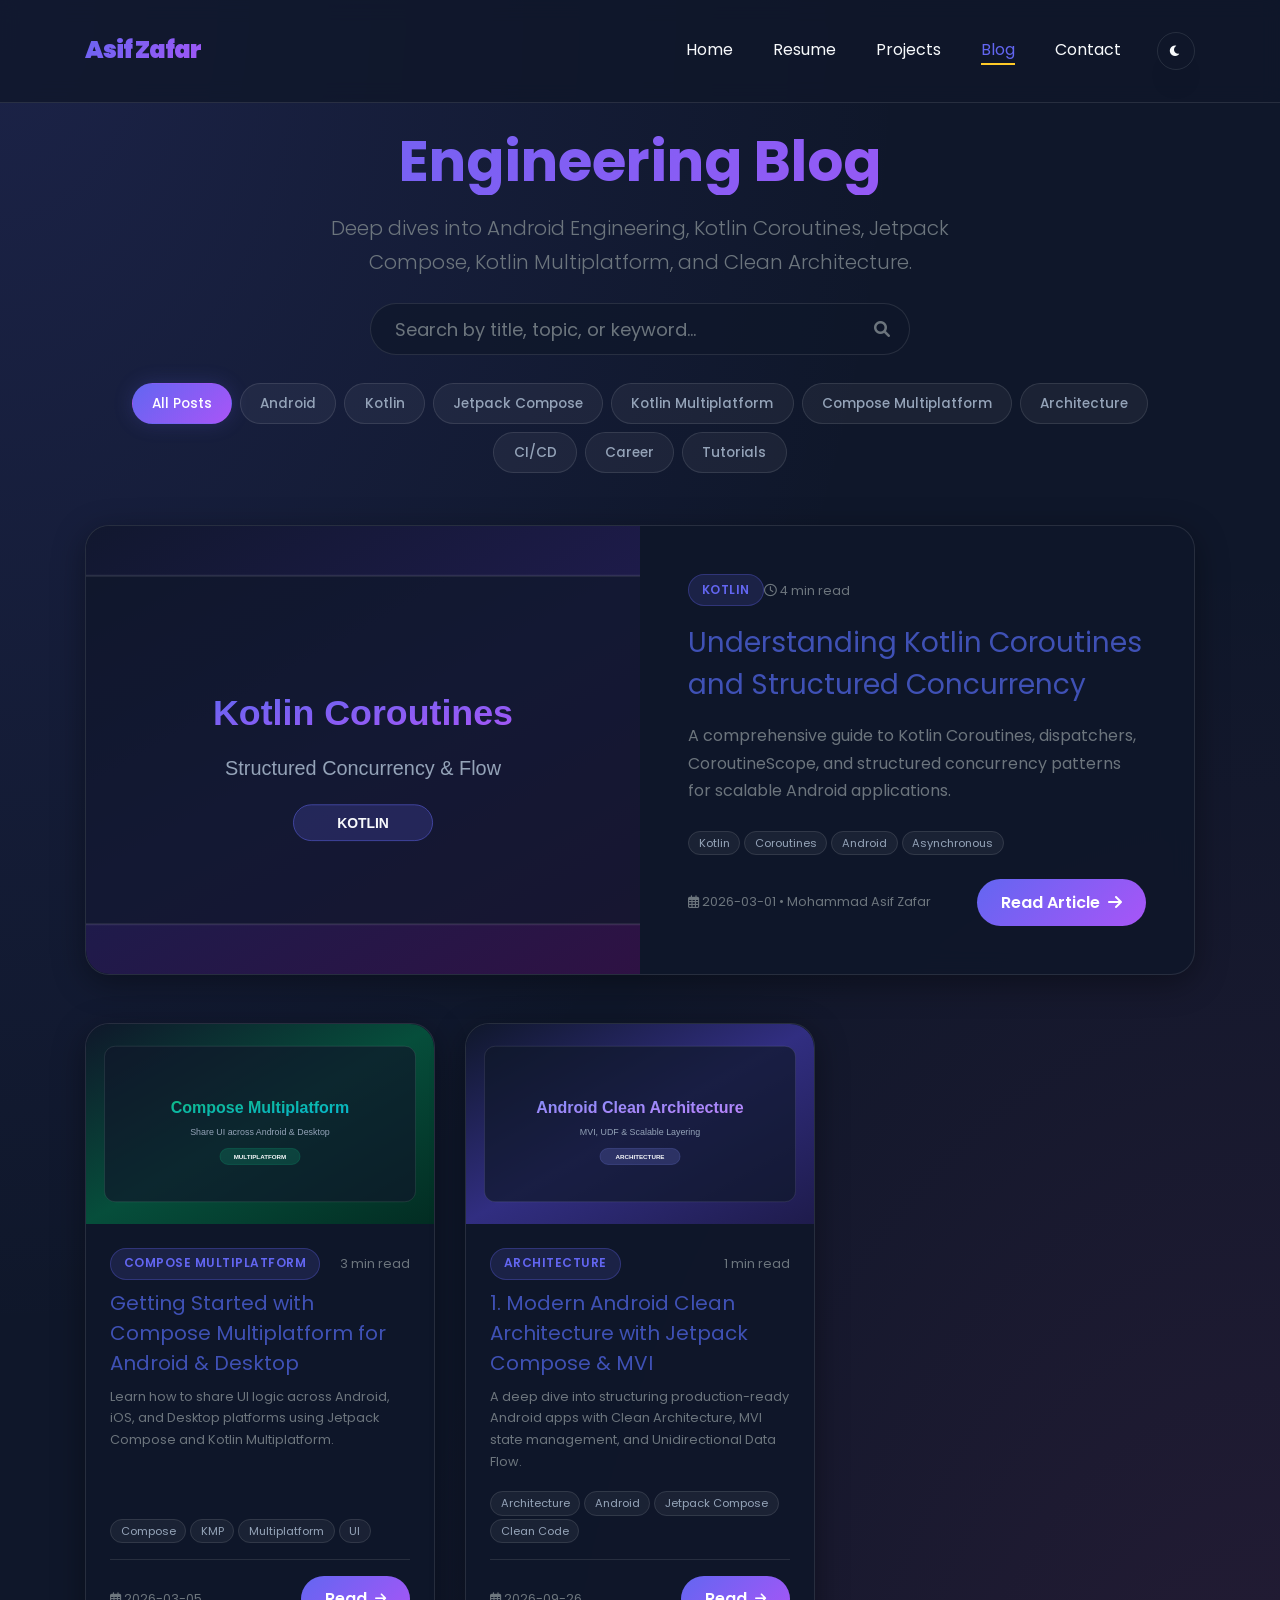
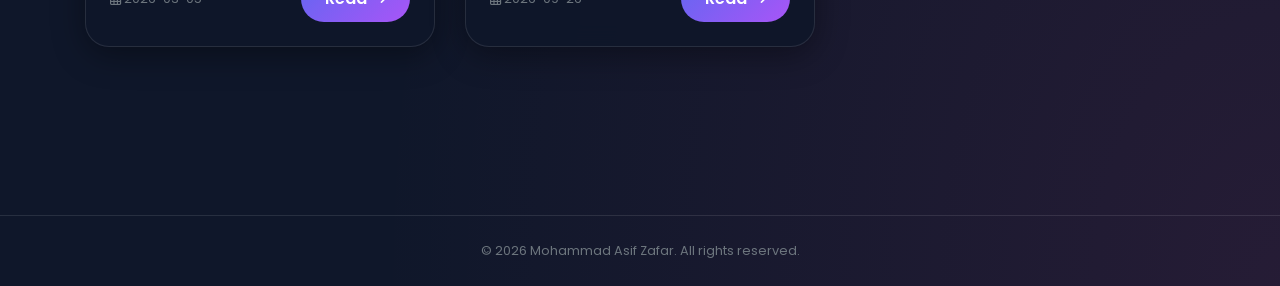
<file: blog/index.html>
<!DOCTYPE html>
<html lang="en">

<head>
	<title>Blog | Mohammad Asif Zafar - Senior Android Engineer</title>
	<meta charset="utf-8">
	<meta name="viewport" content="width=device-width, initial-scale=1, shrink-to-fit=no">
	<meta name="description" content="Technical articles, guides, and insights on Android Development, Kotlin, Jetpack Compose, and Kotlin Multiplatform by Mohammad Asif Zafar.">

	<!-- Canonical & SEO -->
	<meta property="og:title" content="Blog | Mohammad Asif Zafar - Senior Android Engineer">
	<meta property="og:description" content="Technical articles and guides on Android, Kotlin, Jetpack Compose, and KMP.">
	<meta property="og:type" content="website">

	<link href="https://fonts.googleapis.com/css?family=Poppins:100,200,300,400,500,600,700,800,900" rel="stylesheet">

	<link rel="stylesheet" href="../css/open-iconic-bootstrap.min.css">
	<link rel="stylesheet" href="../css/animate.css">
	<link rel="stylesheet" href="../css/owl.carousel.min.css">
	<link rel="stylesheet" href="../css/owl.theme.default.min.css">
	<link rel="stylesheet" href="../css/magnific-popup.css">
	<link rel="stylesheet" href="../css/aos.css">
	<link rel="stylesheet" href="../css/ionicons.min.css">
	<link rel="stylesheet" href="../css/flaticon.css">
	<link rel="stylesheet" href="../css/icomoon.css">
	<link rel="stylesheet" href="../css/style.css">
	<link rel="stylesheet" href="https://cdnjs.cloudflare.com/ajax/libs/font-awesome/6.0.0/css/all.min.css">

	<script>
		(function() {
			var savedTheme = localStorage.getItem('theme') || 'dark';
			document.documentElement.setAttribute('data-theme', savedTheme);
		})();
	</script>

	<style>
		:root {
			--primary-gradient: linear-gradient(135deg, #6366f1 0%, #a855f7 100%);
			--primary-color: #6366f1;
			--primary-dark: #4f46e5;
			--secondary-color: #ec4899;
			--bg-dark: #0f172a;
			--bg-card: rgba(15, 23, 42, 0.9);
			--text-main: #f8fafc;
			--text-muted: #94a3b8;
			--border-glass: rgba(255, 255, 255, 0.1);
			--shadow-glow: 0 0 20px rgba(99, 102, 241, 0.2);
			--transition: all 0.4s cubic-bezier(0.23, 1, 0.32, 1);
		}

		[data-theme="light"] {
			--bg-dark: #f8fafc;
			--bg-card: rgba(255, 255, 255, 0.92);
			--text-main: #0f172a;
			--text-muted: #64748b;
			--border-glass: rgba(0, 0, 0, 0.1);
			--shadow-glow: 0 10px 30px rgba(99, 102, 241, 0.15);
		}

		body {
			background-color: var(--bg-dark) !important;
			background-image:
				radial-gradient(at 0% 0%, rgba(99, 102, 241, 0.15) 0px, transparent 50%),
				radial-gradient(at 100% 100%, rgba(236, 72, 153, 0.1) 0px, transparent 50%);
			color: var(--text-main) !important;
			font-family: 'Poppins', sans-serif;
			overflow-x: hidden;
			line-height: 1.7;
		}

		[data-theme="light"] body {
			background-color: var(--bg-dark) !important;
			background-image:
				radial-gradient(at 0% 0%, rgba(99, 102, 241, 0.08) 0px, transparent 50%),
				radial-gradient(at 100% 100%, rgba(236, 72, 153, 0.06) 0px, transparent 50%);
			color: var(--text-main) !important;
		}

		[data-theme="light"] .ftco_navbar {
			background: rgba(255, 255, 255, 0.85) !important;
			border-bottom: 1px solid var(--border-glass);
		}

		[data-theme="light"] .glass-card {
			background: var(--bg-card) !important;
			border: 1px solid var(--border-glass);
			box-shadow: 0 10px 30px 0 rgba(0, 0, 0, 0.06);
		}

		[data-theme="light"] .category-pill {
			background: rgba(0, 0, 0, 0.05);
			color: #475569;
			border: 1px solid rgba(0, 0, 0, 0.1);
		}

		[data-theme="light"] .search-input {
			background: rgba(255, 255, 255, 0.9) !important;
			border: 1px solid rgba(0, 0, 0, 0.15) !important;
			color: #0f172a !important;
		}

		.ftco_navbar {
			background: rgba(15, 23, 42, 0.8) !important;
			backdrop-filter: blur(10px);
			border-bottom: 1px solid var(--border-glass);
			padding: 1.2rem 0;
		}

		.ftco_navbar .navbar-brand {
			font-weight: 900;
			letter-spacing: -1px;
			background: var(--primary-gradient);
			-webkit-background-clip: text;
			-webkit-text-fill-color: transparent;
		}

		.ftco_navbar .nav-link {
			color: var(--text-main) !important;
			font-weight: 500;
			opacity: 0.8;
			transition: var(--transition);
		}

		.ftco_navbar .nav-link:hover, .ftco_navbar .nav-link.active {
			opacity: 1;
			color: var(--primary-color) !important;
		}

		.glass-card {
			background: var(--bg-card) !important;
			backdrop-filter: blur(12px);
			-webkit-backdrop-filter: blur(12px);
			border: 1px solid var(--border-glass);
			border-radius: 1.5rem;
			box-shadow: 0 8px 32px 0 rgba(0, 0, 0, 0.37);
			transition: var(--transition);
		}

		.glass-card:hover {
			border-color: rgba(99, 102, 241, 0.5);
			box-shadow: var(--shadow-glow);
		}

		.badge-category {
			background: rgba(99, 102, 241, 0.15);
			color: var(--primary-color);
			border: 1px solid rgba(99, 102, 241, 0.3);
			border-radius: 1rem;
			padding: 0.3rem 0.8rem;
			font-size: 0.75rem;
			font-weight: 600;
			text-transform: uppercase;
			letter-spacing: 0.5px;
		}

		.badge-tag {
			background: rgba(255, 255, 255, 0.05);
			color: var(--text-muted);
			border: 1px solid var(--border-glass);
			border-radius: 0.8rem;
			padding: 0.2rem 0.6rem;
			font-size: 0.7rem;
			transition: var(--transition);
		}

		.badge-tag:hover {
			color: var(--text-main);
			border-color: var(--primary-color);
		}

		.category-pill {
			background: rgba(255, 255, 255, 0.05);
			color: var(--text-muted);
			border: 1px solid var(--border-glass);
			border-radius: 2rem;
			padding: 0.5rem 1.2rem;
			font-size: 0.85rem;
			font-weight: 500;
			cursor: pointer;
			transition: var(--transition);
			display: inline-block;
			margin: 0.25rem;
		}

		.category-pill.active, .category-pill:hover {
			background: var(--primary-gradient);
			color: #fff !important;
			border-color: transparent;
			box-shadow: var(--shadow-glow);
		}

		.search-input {
			background: rgba(15, 23, 42, 0.7) !important;
			border: 1px solid var(--border-glass) !important;
			color: var(--text-main) !important;
			border-radius: 2rem !important;
			padding: 0.8rem 1.5rem !important;
		}

		.search-input:focus {
			border-color: var(--primary-color) !important;
			box-shadow: var(--shadow-glow) !important;
			outline: none;
		}

		.blog-card-img {
			width: 100%;
			height: 200px;
			object-fit: cover;
			border-top-left-radius: 1.5rem;
			border-top-right-radius: 1.5rem;
		}

		.featured-card-img {
			width: 100%;
			height: 100%;
			min-height: 260px;
			object-fit: cover;
			border-top-left-radius: 1.5rem;
			border-bottom-left-radius: 1.5rem;
		}

		@media (max-width: 767.98px) {
			.featured-card-img {
				border-bottom-left-radius: 0;
				border-top-right-radius: 1.5rem;
				height: 200px;
			}
		}

		.btn-primary-custom {
			background: var(--primary-gradient);
			color: #fff;
			border: none;
			border-radius: 1.5rem;
			padding: 0.6rem 1.5rem;
			font-weight: 600;
			transition: var(--transition);
			display: inline-flex;
			align-items: center;
			gap: 0.5rem;
			text-decoration: none !important;
		}

		.btn-primary-custom:hover {
			color: #fff;
			transform: translateY(-2px);
			box-shadow: var(--shadow-glow);
		}

		.text-gradient {
			background: var(--primary-gradient);
			-webkit-background-clip: text;
			-webkit-text-fill-color: transparent;
		}
	</style>
</head>

<body>

	<!-- Navigation -->
	<nav class="navbar navbar-expand-lg navbar-dark ftco_navbar ftco-navbar-light site-navbar-target" id="ftco-navbar">
		<div class="container">
			<a class="navbar-brand" href="../index.html">Asif Zafar</a>
			<button class="navbar-toggler" type="button" data-toggle="collapse" data-target="#ftco-nav" aria-controls="ftco-nav" aria-expanded="false" aria-label="Toggle navigation">
				<span class="oi oi-menu"></span> Menu
			</button>

			<div class="collapse navbar-collapse" id="ftco-nav">
				<ul class="navbar-nav nav ml-auto align-items-center">
					<li class="nav-item"><a href="../index.html#about-section" class="nav-link"><span>Home</span></a></li>
					<li class="nav-item"><a href="../index.html#resume-section" class="nav-link"><span>Resume</span></a></li>
					<li class="nav-item"><a href="../index.html#project-section" class="nav-link"><span>Projects</span></a></li>
					<li class="nav-item"><a href="index.html" class="nav-link active"><span>Blog</span></a></li>
					<li class="nav-item"><a href="../index.html#contact-section" class="nav-link"><span>Contact</span></a></li>
					<li class="nav-item ml-lg-3 mt-2 mt-lg-0">
						<button id="theme-toggle" class="btn btn-sm btn-outline-secondary rounded-circle" aria-label="Toggle Theme" style="width: 38px; height: 38px; display: inline-flex; align-items: center; justify-content: center; border-color: var(--border-glass); color: var(--text-main);">
							<i id="theme-toggle-icon" class="fas fa-moon"></i>
						</button>
					</li>
				</ul>
			</div>
		</div>
	</nav>

	<!-- Blog Header Section -->
	<section class="py-5 style-header" style="margin-top: 5rem;">
		<div class="container">
			<div class="text-center mb-5">
				<h1 class="display-4 font-weight-bold text-gradient mb-3">Engineering Blog</h1>
				<p class="lead text-muted mx-auto" style="max-width: 650px;">
					Deep dives into Android Engineering, Kotlin Coroutines, Jetpack Compose, Kotlin Multiplatform, and Clean Architecture.
				</p>

				<!-- Search Input -->
				<div class="row justify-content-center mt-4">
					<div class="col-md-8 col-lg-6">
						<div class="position-relative">
							<input type="text" id="blog-search" aria-label="Search articles" class="form-control search-input pl-4 pr-5" placeholder="Search by title, topic, or keyword...">
							<i class="fas fa-search position-absolute text-muted" style="right: 20px; top: 50%; transform: translateY(-50%);"></i>
						</div>
					</div>
				</div>

				<!-- Category Filters -->
				<div class="mt-4" id="category-filters">
					<span class="category-pill active" data-category="ALL">All Posts</span>
					<!-- Categories dynamically injected -->
				</div>
			</div>

			<!-- Featured Article Container -->
			<div id="featured-post-container" class="mb-5">
				<!-- Dynamically injected -->
			</div>

			<!-- Blog Articles Grid -->
			<div id="blog-posts-grid" class="row g-4">
				<!-- Dynamically injected -->
			</div>

			<!-- Empty Search State -->
			<div id="no-posts-found" class="text-center py-5 d-none">
				<i class="fas fa-search-minus fa-3x text-muted mb-3"></i>
				<h4 class="text-main">No articles found</h4>
				<p class="text-muted">Try tweaking your search query or selected category.</p>
			</div>

			<!-- Pagination -->
			<div id="pagination-container" class="d-flex justify-content-center mt-5">
				<!-- Dynamically injected if needed -->
			</div>
		</div>
	</section>

	<!-- Footer -->
	<footer class="py-4 border-top border-secondary mt-5" style="border-color: var(--border-glass) !important;">
		<div class="container text-center text-muted small">
			<p class="mb-0">&copy; <script>document.write(new Date().getFullYear());</script> Mohammad Asif Zafar. All rights reserved.</p>
		</div>
	</footer>

	<!-- Scripts -->
	<script src="../js/jquery.min.js"></script>
	<script src="../js/bootstrap.min.js"></script>

	<script>
		let allPosts = [];
		let activeCategory = 'ALL';
		let searchQuery = '';

		$(document).ready(function() {
			function updateThemeUI(theme) {
				document.documentElement.setAttribute('data-theme', theme);
				localStorage.setItem('theme', theme);
				const icon = $('#theme-toggle-icon');
				if (theme === 'light') {
					icon.removeClass('fa-moon').addClass('fa-sun');
				} else {
					icon.removeClass('fa-sun').addClass('fa-moon');
				}
			}

			const currentTheme = localStorage.getItem('theme') || 'dark';
			updateThemeUI(currentTheme);

			$('#theme-toggle').on('click', function() {
				const activeTheme = document.documentElement.getAttribute('data-theme') || 'dark';
				const nextTheme = activeTheme === 'dark' ? 'light' : 'dark';
				updateThemeUI(nextTheme);
			});

			loadPosts();

			$('#blog-search').on('input', function() {
				searchQuery = $(this).val().toLowerCase().trim();
				renderBlog();
			});

			$(document).on('click', '.category-pill', function() {
				$('.category-pill').removeClass('active');
				$(this).addClass('active');
				activeCategory = $(this).data('category');
				renderBlog();
			});
		});

		function loadPosts() {
			$.getJSON('../content/posts.json', function(data) {
				allPosts = data.posts ? data.posts.filter(p => p.published) : [];
				renderCategories(data.categories || []);
				renderBlog();
			}).fail(function(err) {
				console.error("Failed to load posts.json", err);
				$('#blog-posts-grid').html('<div class="col-12 text-center text-muted py-5">Unable to load blog articles at this time.</div>');
			});
		}

		function renderCategories(categories) {
			let html = '<span class="category-pill active" data-category="ALL">All Posts</span>';
			categories.forEach(cat => {
				html += `<span class="category-pill" data-category="${cat}">${cat}</span>`;
			});
			$('#category-filters').html(html);
		}

		function renderBlog() {
			let filtered = allPosts.filter(post => {
				const matchesCategory = (activeCategory === 'ALL') || (post.category === activeCategory);
				const matchesSearch = !searchQuery ||
					post.title.toLowerCase().includes(searchQuery) ||
					post.description.toLowerCase().includes(searchQuery) ||
					(post.tags && post.tags.some(t => t.toLowerCase().includes(searchQuery))) ||
					(post.category && post.category.toLowerCase().includes(searchQuery));
				return matchesCategory && matchesSearch;
			});

			if (filtered.length === 0) {
				$('#featured-post-container').html('');
				$('#blog-posts-grid').html('');
				$('#no-posts-found').removeClass('d-none');
				return;
			}

			$('#no-posts-found').addClass('d-none');

			// Featured Article (First matching article when no search/category filter active)
			let postsToDisplay = [...filtered];
			if (activeCategory === 'ALL' && !searchQuery && postsToDisplay.length > 0) {
				const featured = postsToDisplay.shift();
				renderFeaturedPost(featured);
			} else {
				$('#featured-post-container').html('');
			}

			// Grid Articles
			let gridHtml = '';
			postsToDisplay.forEach(post => {
				const tagsHtml = (post.tags || []).map(tag => `<span class="badge-tag me-1 mb-1">${tag}</span>`).join(' ');
				gridHtml += `
					<div class="col-md-6 col-lg-4 mb-4">
						<div class="glass-card h-100 d-flex flex-column">
							<a href="post.html?slug=${post.slug}">
								<img src="../${post.coverImage || 'images/blog/kotlin-coroutines.svg'}" class="blog-card-img" alt="${post.title}">
							</a>
							<div class="p-4 d-flex flex-column flex-grow-1">
								<div class="d-flex justify-content-between align-items-center mb-2">
									<span class="badge-category">${post.category || 'Article'}</span>
									<span class="small text-muted">${post.readingTime || '3 min read'}</span>
								</div>
								<h5 class="fw-bold mb-2">
									<a href="post.html?slug=${post.slug}" class="text-main text-decoration-none">${post.title}</a>
								</h5>
								<p class="text-muted small flex-grow-1 mb-3">${post.description}</p>
								<div class="mb-3">${tagsHtml}</div>
								<div class="d-flex justify-content-between align-items-center pt-3 border-top border-secondary" style="border-color: var(--border-glass) !important;">
									<span class="small text-muted"><i class="far fa-calendar-alt me-1"></i> ${post.date}</span>
									<a href="post.html?slug=${post.slug}" class="btn-primary-custom text-sm">Read <i class="fas fa-arrow-right small"></i></a>
								</div>
							</div>
						</div>
					</div>
				`;
			});

			$('#blog-posts-grid').html(gridHtml);
		}

		function renderFeaturedPost(post) {
			const tagsHtml = (post.tags || []).map(tag => `<span class="badge-tag me-1">${tag}</span>`).join(' ');
			const html = `
				<div class="glass-card overflow-hidden">
					<div class="row no-gutters">
						<div class="col-md-6">
							<a href="post.html?slug=${post.slug}">
								<img src="../${post.coverImage || 'images/blog/kotlin-coroutines.svg'}" class="featured-card-img" alt="${post.title}">
							</a>
						</div>
						<div class="col-md-6 p-4 p-lg-5 d-flex flex-column justify-content-center">
							<div class="d-flex align-items-center mb-3">
								<span class="badge-category me-3">${post.category || 'Featured'}</span>
								<span class="small text-muted"><i class="far fa-clock me-1"></i> ${post.readingTime || '5 min read'}</span>
							</div>
							<h3 class="fw-bold mb-3">
								<a href="post.html?slug=${post.slug}" class="text-main text-decoration-none">${post.title}</a>
							</h3>
							<p class="text-muted mb-4">${post.description}</p>
							<div class="mb-4">${tagsHtml}</div>
							<div class="d-flex justify-content-between align-items-center">
								<span class="small text-muted"><i class="far fa-calendar-alt me-1"></i> ${post.date} &bull; ${post.author}</span>
								<a href="post.html?slug=${post.slug}" class="btn-primary-custom">Read Article <i class="fas fa-arrow-right ms-1"></i></a>
							</div>
						</div>
					</div>
				</div>
			`;
			$('#featured-post-container').html(html);
		}
	</script>
</body>

</html>
</file>
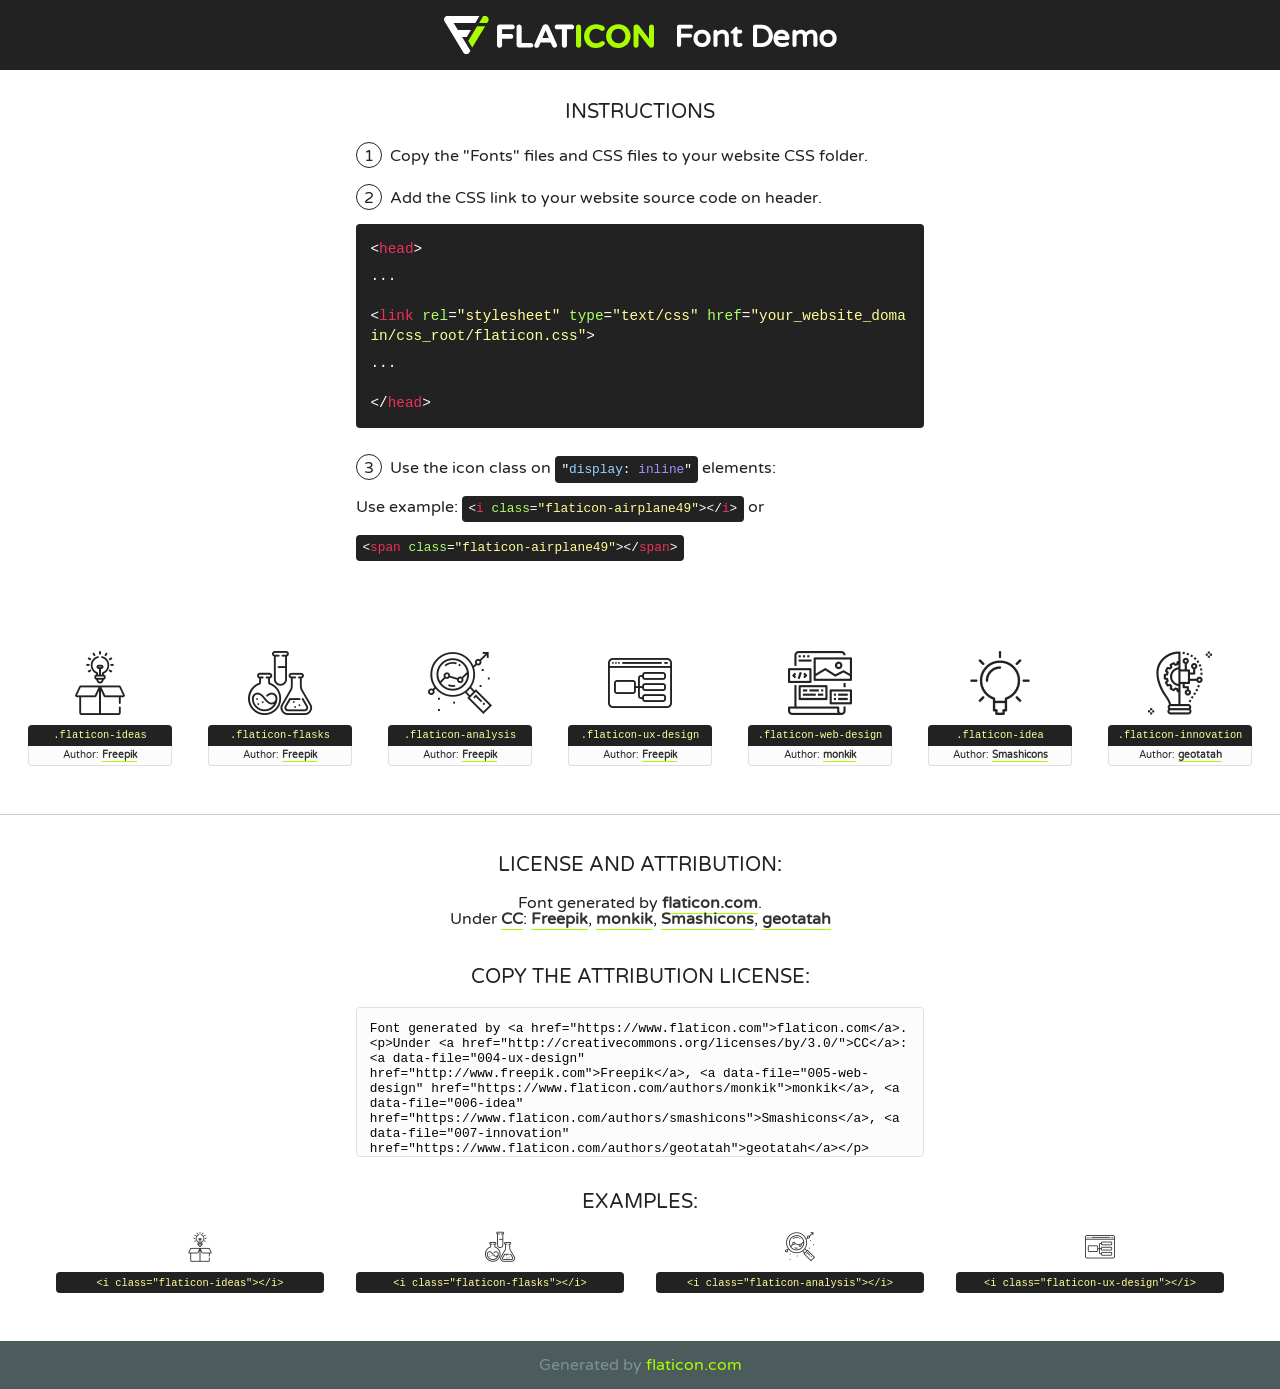
<file: fonts/flaticon/font/flaticon.html>
<!DOCTYPE html>
<!--
  Flaticon icon font: Flaticon
  Creation date: 20/03/2019 02:18
-->
<html>
<!DOCTYPE html>
<html>

<head>
    <title>Flaticon WebFont</title>
    <link href="http://fonts.googleapis.com/css?family=Varela+Round" rel="stylesheet" type="text/css" />
    <link rel="stylesheet" type="text/css" href="flaticon.css">
    <meta charset="UTF-8">
    <style>
    html, body, div, span, applet, object, iframe,
    h1, h2, h3, h4, h5, h6, p, blockquote, pre,
    a, abbr, acronym, address, big, cite, code,
    del, dfn, em, img, ins, kbd, q, s, samp,
    small, strike, strong, sub, sup, tt, var,
    b, u, i, center,
    dl, dt, dd, ol, ul, li,
    fieldset, form, label, legend,
    table, caption, tbody, tfoot, thead, tr, th, td,
    article, aside, canvas, details, embed, 
    figure, figcaption, footer, header, hgroup, 
    menu, nav, output, ruby, section, summary,
    time, mark, audio, video {
        margin: 0;
        padding: 0;
        border: 0;
        font-size: 100%;
        font: inherit;
        vertical-align: baseline;
    }
    /* HTML5 display-role reset for older browsers */
    article, aside, details, figcaption, figure, 
    footer, header, hgroup, menu, nav, section {
        display: block;
    }
    body {
        line-height: 1;
    }
    ol, ul {
        list-style: none;
    }
    blockquote, q {
        quotes: none;
    }
    blockquote:before, blockquote:after,
    q:before, q:after {
        content: '';
        content: none;
    }
    table {
        border-collapse: collapse;
        border-spacing: 0;
    }
    body {
        font-family: 'Varela Round', Helvetica, Arial, sans-serif;
        font-size: 16px;
        color: #222;
    }
    a {
        color: #333;
        border-bottom: 1px solid #a9fd00;
        font-weight: bold;
        text-decoration: none;
    }
    * {
        -moz-box-sizing: border-box;
        -webkit-box-sizing: border-box;
        box-sizing: border-box;
        margin: 0;
        padding: 0;
    }
    [class^="flaticon-"]:before, [class*=" flaticon-"]:before, [class^="flaticon-"]:after, [class*=" flaticon-"]:after {
        font-family: Flaticon;
        font-size: 30px;
        font-style: normal;
        margin-left: 20px;
        color: #333;
    }
    .wrapper {
        max-width: 600px;
        margin: auto;
        padding: 0 1em;
    }
    .title {
        font-size: 1.25em;
        text-align: center;
        margin-bottom: 1em;
        text-transform: uppercase;
    }
    header {
        text-align: center;
        background-color: #222;
        color: #fff;
        padding: 1em;
    }
    header .logo {
        width: 210px;
        height: 38px;
        display: inline-block;
        vertical-align: middle;
        margin-right: 1em;
        border: none;
    }
    header strong {
        font-size: 1.95em;
        font-weight: bold;
        vertical-align: middle;
        margin-top: 5px;
        display: inline-block;
    }
    .demo {
        margin: 2em auto;
        line-height: 1.25em;
    }
    .demo ul li {
        margin-bottom: 1em;
    }
    .demo ul li .num {
        color: #222;
        border-radius: 20px;
        display: inline-block;
        width: 26px;
        padding: 3px;
        height: 26px;
        text-align: center;
        margin-right: 0.5em;
        border: 1px solid #222;
    }
    .demo ul li code {
        background-color: #222;
        border-radius: 4px;
        padding: 0.25em 0.5em;
        display: inline-block;
        color: #fff;
        font-family: Consolas,Monaco,Lucida Console,Liberation Mono,DejaVu Sans Mono,Bitstream Vera Sans Mono,Courier New, monospace;
        font-weight: lighter;
        margin-top: 1em;
        font-size: 0.8em;
        word-break: break-all;
    }
    .demo ul li code.big {
        padding: 1em;
        font-size: 0.9em;
    }
    .demo ul li code .red {
        color: #EF3159;
    }
    .demo ul li code .green {
        color: #ACFF65;
    }
    .demo ul li code .yellow {
        color: #FFFF99;
    }
    .demo ul li code .blue {
        color: #99D3FF;
    }
    .demo ul li code .purple {
        color: #A295FF;
    }
    .demo ul li code .dots {
        margin-top: 0.5em;
        display: block;
    }
    #glyphs {
        border-bottom: 1px solid #ccc;
        padding: 2em 0;
        text-align: center;
    }
    .glyph {
        display: inline-block;
        width: 9em;
        margin: 1em;
        text-align: center;
        vertical-align: top;
        background: #FFF;
    }
    .glyph .glyph-icon {
        padding: 10px;
        display: block;
        font-family:"Flaticon";
        font-size: 64px;
        line-height: 1;
    }
    .glyph .glyph-icon:before {
        font-size: 64px;
        color: #222;
        margin-left: 0;
    }
    .class-name {
        font-size: 0.65em;
        background-color: #222;
        color: #fff;
        border-radius: 4px 4px 0 0;
        padding: 0.5em;
        color: #FFFF99;
        font-family: Consolas,Monaco,Lucida Console,Liberation Mono,DejaVu Sans Mono,Bitstream Vera Sans Mono,Courier New, monospace;
    }
    .author-name {
        font-size: 0.6em;
        background-color: #fcfcfd;
        border: 1px solid #DEDEE4;
        border-top: 0;
        border-radius: 0 0 4px 4px;
        padding: 0.5em;
    }
    .class-name:last-child {
        font-size: 10px;
        color:#888;
    }
    .class-name:last-child a {
        font-size: 10px;
        color:#555;
    }
    .class-name:last-child a:hover {
        color:#a9fd00;
    }
    .glyph > input {
        display: block;
        width: 100px;
        margin: 5px auto;
        text-align: center;
        font-size: 12px;
        cursor: text;
    }
    .glyph > input.icon-input {
        font-family:"Flaticon";
        font-size: 16px;
        margin-bottom: 10px;
    }
    .attribution .title {
        margin-top: 2em;
    }
    .attribution textarea {
        background-color: #fcfcfd;
        padding: 1em;
        border: none;
        box-shadow: none;
        border: 1px solid #DEDEE4;
        border-radius: 4px;
        resize: none;
        width: 100%;
        height: 150px;
        font-size: 0.8em;
        font-family: Consolas,Monaco,Lucida Console,Liberation Mono,DejaVu Sans Mono,Bitstream Vera Sans Mono,Courier New, monospace;
        -webkit-appearance: none;
    }
    .iconsuse {
        margin: 2em auto;
        text-align: center;
        max-width: 1200px;
    }
    .iconsuse:after {
        content: '';
        display: table;
        clear: both;
    }
    .iconsuse .image {
        float: left;
        width: 25%;
        padding: 0 1em;
    }
    .iconsuse .image p {
        margin-bottom: 1em;
    }
    .iconsuse .image span {
        display: block;
        font-size: 0.65em;
        background-color: #222;
        color: #fff;
        border-radius: 4px;
        padding: 0.5em;
        color: #FFFF99;
        margin-top: 1em;
        font-family: Consolas,Monaco,Lucida Console,Liberation Mono,DejaVu Sans Mono,Bitstream Vera Sans Mono,Courier New, monospace;
    }
    #footer {
        text-align: center;
        background-color: #4C5B5C;
        color: #7c9192;
        padding: 1em;
    }
    #footer a {
        border: none;
        color: #a9fd00;
        font-weight: normal;
    }
    @media (max-width: 960px) {
        .iconsuse .image {
            width: 50%;
        }
    }
    @media (max-width: 560px) {
        .iconsuse .image {
            width: 100%;
        }
    }
    </style>
</head>

<body class="characters-off">

    <header>
        <a href="https://www.flaticon.com" target="_blank" class="logo">
            <svg version="1.1" xmlns="http://www.w3.org/2000/svg" xmlns:xlink="http://www.w3.org/1999/xlink" xmlns:a="http://ns.adobe.com/AdobeSVGViewerExtensions/3.0/" viewBox="0 0 560.875 102.036" enable-background="new 0 0 560.875 102.036" xml:space="preserve">
                <defs>
                </defs>
                <g>
                    <g class="letters">
                        <path fill="#ffffff" d="M141.596,29.675c0-3.777,2.985-6.767,6.764-6.767h34.438c3.426,0,6.15,2.728,6.15,6.15
                        c0,3.43-2.724,6.149-6.15,6.149h-27.674v13.091h23.719c3.429,0,6.151,2.724,6.151,6.15c0,3.43-2.723,6.149-6.151,6.149h-23.719
                        v17.574c0,3.773-2.986,6.761-6.764,6.761c-3.779,0-6.764-2.989-6.764-6.761V29.675z"></path>
                        <path fill="#ffffff" d="M193.844,29.149c0-3.781,2.985-6.767,6.764-6.767c3.776,0,6.763,2.985,6.763,6.767v42.957h25.039
                        c3.426,0,6.149,2.726,6.149,6.153c0,3.425-2.723,6.15-6.149,6.15h-31.802c-3.779,0-6.764-2.986-6.764-6.768V29.149z"></path>
                        <path fill="#ffffff" d="M241.891,75.71l21.438-48.407c1.492-3.341,4.215-5.357,7.906-5.357h0.792
                        c3.686,0,6.323,2.017,7.815,5.357l21.439,48.407c0.436,0.967,0.701,1.845,0.701,2.723c0,3.602-2.809,6.501-6.414,6.501
                        c-3.161,0-5.269-1.845-6.499-4.655l-4.132-9.661h-27.059l-4.301,10.102c-1.144,2.631-3.426,4.214-6.237,4.214
                        c-3.517,0-6.24-2.81-6.24-6.325C241.1,77.64,241.451,76.677,241.891,75.71z M279.932,58.666l-8.521-20.297l-8.526,20.297H279.932
                        z"></path>
                        <path fill="#ffffff" d="M314.864,35.387H301.86c-3.429,0-6.239-2.813-6.239-6.238c0-3.429,2.811-6.24,6.239-6.24h39.533
                        c3.426,0,6.237,2.811,6.237,6.24c0,3.425-2.811,6.238-6.237,6.238h-13.001v42.785c0,3.773-2.99,6.761-6.764,6.761
                        c-3.779,0-6.764-2.989-6.764-6.761V35.387z"></path>
                        <path fill="#A9FD00" d="M352.615,29.149c0-3.781,2.985-6.767,6.767-6.767c3.774,0,6.761,2.985,6.761,6.767v49.024
                        c0,3.773-2.987,6.761-6.761,6.761c-3.781,0-6.767-2.989-6.767-6.761V29.149z"></path>
                        <path fill="#A9FD00" d="M374.132,53.836v-0.179c0-17.481,13.178-31.801,32.065-31.801c9.22,0,15.459,2.458,20.557,6.238
                        c1.402,1.054,2.637,2.985,2.637,5.357c0,3.692-2.985,6.59-6.681,6.59c-1.845,0-3.071-0.702-4.044-1.319
                        c-3.776-2.813-7.729-4.393-12.562-4.393c-10.364,0-17.831,8.611-17.831,19.154v0.173c0,10.542,7.291,19.329,17.831,19.329
                        c5.715,0,9.492-1.756,13.359-4.834c1.049-0.874,2.458-1.491,4.039-1.491c3.429,0,6.325,2.813,6.325,6.236
                        c0,2.106-1.056,3.78-2.282,4.834c-5.539,4.834-12.036,7.733-21.878,7.733C387.572,85.464,374.132,71.493,374.132,53.836z"></path>
                        <path fill="#A9FD00" d="M433.009,53.836v-0.179c0-17.481,13.79-31.801,32.766-31.801c18.981,0,32.592,14.143,32.592,31.628v0.173
                        c0,17.483-13.785,31.807-32.769,31.807C446.625,85.464,433.009,71.32,433.009,53.836z M484.224,53.836v-0.179
                        c0-10.539-7.725-19.326-18.626-19.326c-10.893,0-18.449,8.611-18.449,19.154v0.173c0,10.542,7.73,19.329,18.626,19.329
                        C476.676,72.986,484.224,64.378,484.224,53.836z"></path>
                        <path fill="#A9FD00" d="M506.233,29.321c0-3.774,2.99-6.763,6.767-6.763h1.401c3.252,0,5.183,1.583,7.029,3.953l26.093,34.265
                        V29.059c0-3.692,2.99-6.677,6.681-6.677c3.683,0,6.671,2.985,6.671,6.677v48.934c0,3.78-2.987,6.765-6.764,6.765h-0.436
                        c-3.257,0-5.188-1.581-7.034-3.953l-27.056-35.492v32.944c0,3.687-2.985,6.676-6.678,6.676c-3.683,0-6.673-2.989-6.673-6.676
                        V29.321z"></path>
                    </g>
                    <g class="insignia">
                        <path fill="#ffffff" d="M48.372,56.137h12.517l11.156-18.537H37.186L25.688,18.539h57.825L94.668,0H9.271
                        C5.925,0,2.842,1.801,1.198,4.716c-1.644,2.907-1.593,6.482,0.134,9.343l50.38,83.501c1.678,2.781,4.689,4.476,7.938,4.476
                        c3.246,0,6.257-1.695,7.935-4.476l2.898-4.804L48.372,56.137z"></path>
                        <g class="i">
                            <path fill="#A9FD00" d="M93.575,18.539h0.031v0.004l21.652,0.004l2.705-4.488c1.727-2.861,1.778-6.436,0.133-9.343
                            C116.454,1.801,113.371,0,110.026,0h-5.294L93.575,18.539z"></path>
                            <polygon fill="#A9FD00" points="88.291,27.356 64.725,66.486 75.519,84.404 109.942,27.356"></polygon>
                        </g>
                    </g>
                </g>
            </svg>
        </a>
        <strong>Font Demo</strong>
    </header>


    <section class="demo wrapper">

        <p class="title">Instructions</p>

        <ul>
            <li>
                <span class="num">1</span>Copy the "Fonts" files and CSS files to your website CSS folder.
            </li>
            <li>
                <span class="num">2</span>Add the CSS link to your website source code on header.
                <code class="big">
                    &lt;<span class="red">head</span>&gt;
                    <br/><span class="dots">...</span>
                    <br/>&lt;<span class="red">link</span> <span class="green">rel</span>=<span class="yellow">"stylesheet"</span> <span class="green">type</span>=<span class="yellow">"text/css"</span> <span class="green">href</span>=<span class="yellow">"your_website_domain/css_root/flaticon.css"</span>&gt;
                    <br/><span class="dots">...</span>
                    <br/>&lt;/<span class="red">head</span>&gt;
                </code>
            </li>

            <li>
                <p>
                    <span class="num">3</span>Use the icon class on <code>"<span class="blue">display</span>:<span class="purple"> inline</span>"</code> elements:
                    <br />
                    Use example: <code>&lt;<span class="red">i</span> <span class="green">class</span>=<span class="yellow">&quot;flaticon-airplane49&quot;</span>&gt;&lt;/<span class="red">i</span>&gt;</code> or <code>&lt;<span class="red">span</span> <span class="green">class</span>=<span class="yellow">&quot;flaticon-airplane49&quot;</span>&gt;&lt;/<span class="red">span</span>&gt;</code>
            </li>
        </ul>

    </section>




   <section id="glyphs">          
    
      
        <div class="glyph"><div class="glyph-icon flaticon-ideas"></div>
            <div class="class-name">.flaticon-ideas</div>
            <div class="author-name">Author: <a data-file="001-ideas" href="http://www.freepik.com">Freepik</a> </div> 
        </div>        
        
        <div class="glyph"><div class="glyph-icon flaticon-flasks"></div>
            <div class="class-name">.flaticon-flasks</div>
            <div class="author-name">Author: <a data-file="002-flasks" href="http://www.freepik.com">Freepik</a> </div> 
        </div>        
        
        <div class="glyph"><div class="glyph-icon flaticon-analysis"></div>
            <div class="class-name">.flaticon-analysis</div>
            <div class="author-name">Author: <a data-file="003-analysis" href="http://www.freepik.com">Freepik</a> </div> 
        </div>        
        
        <div class="glyph"><div class="glyph-icon flaticon-ux-design"></div>
            <div class="class-name">.flaticon-ux-design</div>
            <div class="author-name">Author: <a data-file="004-ux-design" href="http://www.freepik.com">Freepik</a> </div> 
        </div>        
        
        <div class="glyph"><div class="glyph-icon flaticon-web-design"></div>
            <div class="class-name">.flaticon-web-design</div>
            <div class="author-name">Author: <a data-file="005-web-design" href="https://www.flaticon.com/authors/monkik">monkik</a> </div> 
        </div>        
        
        <div class="glyph"><div class="glyph-icon flaticon-idea"></div>
            <div class="class-name">.flaticon-idea</div>
            <div class="author-name">Author: <a data-file="006-idea" href="https://www.flaticon.com/authors/smashicons">Smashicons</a> </div> 
        </div>        
        
        <div class="glyph"><div class="glyph-icon flaticon-innovation"></div>
            <div class="class-name">.flaticon-innovation</div>
            <div class="author-name">Author: <a data-file="007-innovation" href="https://www.flaticon.com/authors/geotatah">geotatah</a> </div> 
        </div>        
        

    </section>



    <section class="attribution wrapper"   style="text-align:center;">

      <div class="title">License and attribution:</div><div class="attrDiv">Font generated by <a href="https://www.flaticon.com">flaticon.com</a>. <div><p>Under <a href="http://creativecommons.org/licenses/by/3.0/">CC</a>: <a data-file="004-ux-design" href="http://www.freepik.com">Freepik</a>, <a data-file="005-web-design" href="https://www.flaticon.com/authors/monkik">monkik</a>, <a data-file="006-idea" href="https://www.flaticon.com/authors/smashicons">Smashicons</a>, <a data-file="007-innovation" href="https://www.flaticon.com/authors/geotatah">geotatah</a></p>  </div>
      </div>
      <div class="title">Copy the Attribution License:</div>

    <textarea onclick="this.focus();this.select();">Font generated by &lt;a href=&quot;https://www.flaticon.com&quot;&gt;flaticon.com&lt;/a&gt;. <p>Under <a href="http://creativecommons.org/licenses/by/3.0/">CC</a>: <a data-file="004-ux-design" href="http://www.freepik.com">Freepik</a>, <a data-file="005-web-design" href="https://www.flaticon.com/authors/monkik">monkik</a>, <a data-file="006-idea" href="https://www.flaticon.com/authors/smashicons">Smashicons</a>, <a data-file="007-innovation" href="https://www.flaticon.com/authors/geotatah">geotatah</a></p>  
     </textarea>

    </section>

    <section class="iconsuse">

          <div class="title">Examples:</div>            
             
            <div class="image">
                <p>
                    <i class="glyph-icon flaticon-ideas"></i> 
                    <span>&lt;i class=&quot;flaticon-ideas&quot;&gt;&lt;/i&gt;</span>
                </p>
            </div>
            
            <div class="image">
                <p>
                    <i class="glyph-icon flaticon-flasks"></i> 
                    <span>&lt;i class=&quot;flaticon-flasks&quot;&gt;&lt;/i&gt;</span>
                </p>
            </div>
            
            <div class="image">
                <p>
                    <i class="glyph-icon flaticon-analysis"></i> 
                    <span>&lt;i class=&quot;flaticon-analysis&quot;&gt;&lt;/i&gt;</span>
                </p>
            </div>
            
            <div class="image">
                <p>
                    <i class="glyph-icon flaticon-ux-design"></i> 
                    <span>&lt;i class=&quot;flaticon-ux-design&quot;&gt;&lt;/i&gt;</span>
                </p>
            </div>
                       
        </div>
                            
    </section>

<div id="footer">
    <div>Generated by <a href="https://www.flaticon.com">flaticon.com</a>
    </div>
</div>



</body>
</html>
</file>
<file: css/flaticon.css>
/*
  	Flaticon icon font: Flaticon
  	Creation date: 04/01/2019 13:45
  	*/


@font-face {
  font-family: "Flaticon";
  src: url("../fonts/flaticon/font/Flaticon.eot");
  src: url("../fonts/flaticon/font/Flaticon.eot?#iefix") format("embedded-opentype"),
       url("../fonts/flaticon/font/Flaticon.woff") format("woff"),
       url("../fonts/flaticon/font/Flaticon.ttf") format("truetype"),
       url("../fonts/flaticon/font/Flaticon.svg#Flaticon") format("svg");
  font-weight: normal;
  font-style: normal;
}

@media screen and (-webkit-min-device-pixel-ratio:0) {
  @font-face {
    font-family: "Flaticon";
    src: url("../fonts/flaticon/font/Flaticon.svg#Flaticon") format("svg");
  }
}

[class^="flaticon-"]:before, [class*=" flaticon-"]:before,
[class^="flaticon-"]:after, [class*=" flaticon-"]:after {   
  font-family: Flaticon;
  font-style: normal;
  font-weight: normal;
  font-variant: normal;
  text-transform: none;
  line-height: 1;

  /* Better Font Rendering =========== */
  -webkit-font-smoothing: antialiased;
  -moz-osx-font-smoothing: grayscale;
}

.flaticon-ideas:before { content: "\f100"; }
.flaticon-flasks:before { content: "\f101"; }
.flaticon-analysis:before { content: "\f102"; }
.flaticon-ux-design:before { content: "\f103"; }
.flaticon-web-design:before { content: "\f104"; }
.flaticon-idea:before { content: "\f105"; }
.flaticon-innovation:before { content: "\f106"; }
</file>
<file: css/icomoon.css>
@font-face {
  font-family: 'icomoon';
  src:  url('../fonts/icomoon/icomoon.eot?6tt51o');
  src:  url('../fonts/icomoon/icomoon.eot?6tt51o#iefix') format('embedded-opentype'),
    url('../fonts/icomoon/icomoon.ttf?6tt51o') format('truetype'),
    url('../fonts/icomoon/icomoon.woff?6tt51o') format('woff'),
    url('../fonts/icomoon/icomoon.svg?6tt51o#icomoon') format('svg');
  font-weight: normal;
  font-style: normal;
}

[class^="icon-"], [class*=" icon-"] {
  /* use !important to prevent issues with browser extensions that change fonts */
  font-family: 'icomoon' !important;
  speak: none;
  font-style: normal;
  font-weight: normal;
  font-variant: normal;
  text-transform: none;
  line-height: 1;

  /* Better Font Rendering =========== */
  -webkit-font-smoothing: antialiased;
  -moz-osx-font-smoothing: grayscale;
}

.icon-asterisk:before {
  content: "\f069";
}
.icon-plus:before {
  content: "\f067";
}
.icon-question:before {
  content: "\f128";
}
.icon-minus:before {
  content: "\f068";
}
.icon-glass:before {
  content: "\f000";
}
.icon-music:before {
  content: "\f001";
}
.icon-search:before {
  content: "\f002";
}
.icon-envelope-o:before {
  content: "\f003";
}
.icon-heart:before {
  content: "\f004";
}
.icon-star:before {
  content: "\f005";
}
.icon-star-o:before {
  content: "\f006";
}
.icon-user:before {
  content: "\f007";
}
.icon-film:before {
  content: "\f008";
}
.icon-th-large:before {
  content: "\f009";
}
.icon-th:before {
  content: "\f00a";
}
.icon-th-list:before {
  content: "\f00b";
}
.icon-check:before {
  content: "\f00c";
}
.icon-close:before {
  content: "\f00d";
}
.icon-remove:before {
  content: "\f00d";
}
.icon-times:before {
  content: "\f00d";
}
.icon-search-plus:before {
  content: "\f00e";
}
.icon-search-minus:before {
  content: "\f010";
}
.icon-power-off:before {
  content: "\f011";
}
.icon-signal:before {
  content: "\f012";
}
.icon-cog:before {
  content: "\f013";
}
.icon-gear:before {
  content: "\f013";
}
.icon-trash-o:before {
  content: "\f014";
}
.icon-home:before {
  content: "\f015";
}
.icon-file-o:before {
  content: "\f016";
}
.icon-clock-o:before {
  content: "\f017";
}
.icon-road:before {
  content: "\f018";
}
.icon-download:before {
  content: "\f019";
}
.icon-arrow-circle-o-down:before {
  content: "\f01a";
}
.icon-arrow-circle-o-up:before {
  content: "\f01b";
}
.icon-inbox:before {
  content: "\f01c";
}
.icon-play-circle-o:before {
  content: "\f01d";
}
.icon-repeat:before {
  content: "\f01e";
}
.icon-rotate-right:before {
  content: "\f01e";
}
.icon-refresh:before {
  content: "\f021";
}
.icon-list-alt:before {
  content: "\f022";
}
.icon-lock:before {
  content: "\f023";
}
.icon-flag:before {
  content: "\f024";
}
.icon-headphones:before {
  content: "\f025";
}
.icon-volume-off:before {
  content: "\f026";
}
.icon-volume-down:before {
  content: "\f027";
}
.icon-volume-up:before {
  content: "\f028";
}
.icon-qrcode:before {
  content: "\f029";
}
.icon-barcode:before {
  content: "\f02a";
}
.icon-tag:before {
  content: "\f02b";
}
.icon-tags:before {
  content: "\f02c";
}
.icon-book:before {
  content: "\f02d";
}
.icon-bookmark:before {
  content: "\f02e";
}
.icon-print:before {
  content: "\f02f";
}
.icon-camera:before {
  content: "\f030";
}
.icon-font:before {
  content: "\f031";
}
.icon-bold:before {
  content: "\f032";
}
.icon-italic:before {
  content: "\f033";
}
.icon-text-height:before {
  content: "\f034";
}
.icon-text-width:before {
  content: "\f035";
}
.icon-align-left:before {
  content: "\f036";
}
.icon-align-center:before {
  content: "\f037";
}
.icon-align-right:before {
  content: "\f038";
}
.icon-align-justify:before {
  content: "\f039";
}
.icon-list:before {
  content: "\f03a";
}
.icon-dedent:before {
  content: "\f03b";
}
.icon-outdent:before {
  content: "\f03b";
}
.icon-indent:before {
  content: "\f03c";
}
.icon-video-camera:before {
  content: "\f03d";
}
.icon-image:before {
  content: "\f03e";
}
.icon-photo:before {
  content: "\f03e";
}
.icon-picture-o:before {
  content: "\f03e";
}
.icon-pencil:before {
  content: "\f040";
}
.icon-map-marker:before {
  content: "\f041";
}
.icon-adjust:before {
  content: "\f042";
}
.icon-tint:before {
  content: "\f043";
}
.icon-edit:before {
  content: "\f044";
}
.icon-pencil-square-o:before {
  content: "\f044";
}
.icon-share-square-o:before {
  content: "\f045";
}
.icon-check-square-o:before {
  content: "\f046";
}
.icon-arrows:before {
  content: "\f047";
}
.icon-step-backward:before {
  content: "\f048";
}
.icon-fast-backward:before {
  content: "\f049";
}
.icon-backward:before {
  content: "\f04a";
}
.icon-play:before {
  content: "\f04b";
}
.icon-pause:before {
  content: "\f04c";
}
.icon-stop:before {
  content: "\f04d";
}
.icon-forward:before {
  content: "\f04e";
}
.icon-fast-forward:before {
  content: "\f050";
}
.icon-step-forward:before {
  content: "\f051";
}
.icon-eject:before {
  content: "\f052";
}
.icon-chevron-left:before {
  content: "\f053";
}
.icon-chevron-right:before {
  content: "\f054";
}
.icon-plus-circle:before {
  content: "\f055";
}
.icon-minus-circle:before {
  content: "\f056";
}
.icon-times-circle:before {
  content: "\f057";
}
.icon-check-circle:before {
  content: "\f058";
}
.icon-question-circle:before {
  content: "\f059";
}
.icon-info-circle:before {
  content: "\f05a";
}
.icon-crosshairs:before {
  content: "\f05b";
}
.icon-times-circle-o:before {
  content: "\f05c";
}
.icon-check-circle-o:before {
  content: "\f05d";
}
.icon-ban:before {
  content: "\f05e";
}
.icon-arrow-left:before {
  content: "\f060";
}
.icon-arrow-right:before {
  content: "\f061";
}
.icon-arrow-up:before {
  content: "\f062";
}
.icon-arrow-down:before {
  content: "\f063";
}
.icon-mail-forward:before {
  content: "\f064";
}
.icon-share:before {
  content: "\f064";
}
.icon-expand:before {
  content: "\f065";
}
.icon-compress:before {
  content: "\f066";
}
.icon-exclamation-circle:before {
  content: "\f06a";
}
.icon-gift:before {
  content: "\f06b";
}
.icon-leaf:before {
  content: "\f06c";
}
.icon-fire:before {
  content: "\f06d";
}
.icon-eye:before {
  content: "\f06e";
}
.icon-eye-slash:before {
  content: "\f070";
}
.icon-exclamation-triangle:before {
  content: "\f071";
}
.icon-warning:before {
  content: "\f071";
}
.icon-plane:before {
  content: "\f072";
}
.icon-calendar:before {
  content: "\f073";
}
.icon-random:before {
  content: "\f074";
}
.icon-comment:before {
  content: "\f075";
}
.icon-magnet:before {
  content: "\f076";
}
.icon-chevron-up:before {
  content: "\f077";
}
.icon-chevron-down:before {
  content: "\f078";
}
.icon-retweet:before {
  content: "\f079";
}
.icon-shopping-cart:before {
  content: "\f07a";
}
.icon-folder:before {
  content: "\f07b";
}
.icon-folder-open:before {
  content: "\f07c";
}
.icon-arrows-v:before {
  content: "\f07d";
}
.icon-arrows-h:before {
  content: "\f07e";
}
.icon-bar-chart:before {
  content: "\f080";
}
.icon-bar-chart-o:before {
  content: "\f080";
}
.icon-twitter-square:before {
  content: "\f081";
}
.icon-facebook-square:before {
  content: "\f082";
}
.icon-camera-retro:before {
  content: "\f083";
}
.icon-key:before {
  content: "\f084";
}
.icon-cogs:before {
  content: "\f085";
}
.icon-gears:before {
  content: "\f085";
}
.icon-comments:before {
  content: "\f086";
}
.icon-thumbs-o-up:before {
  content: "\f087";
}
.icon-thumbs-o-down:before {
  content: "\f088";
}
.icon-star-half:before {
  content: "\f089";
}
.icon-heart-o:before {
  content: "\f08a";
}
.icon-sign-out:before {
  content: "\f08b";
}
.icon-linkedin-square:before {
  content: "\f08c";
}
.icon-thumb-tack:before {
  content: "\f08d";
}
.icon-external-link:before {
  content: "\f08e";
}
.icon-sign-in:before {
  content: "\f090";
}
.icon-trophy:before {
  content: "\f091";
}
.icon-github-square:before {
  content: "\f092";
}
.icon-upload:before {
  content: "\f093";
}
.icon-lemon-o:before {
  content: "\f094";
}
.icon-phone:before {
  content: "\f095";
}
.icon-square-o:before {
  content: "\f096";
}
.icon-bookmark-o:before {
  content: "\f097";
}
.icon-phone-square:before {
  content: "\f098";
}
.icon-twitter:before {
  content: "\f099";
}
.icon-facebook:before {
  content: "\f09a";
}
.icon-facebook-f:before {
  content: "\f09a";
}
.icon-github:before {
  content: "\f09b";
}
.icon-unlock:before {
  content: "\f09c";
}
.icon-credit-card:before {
  content: "\f09d";
}
.icon-feed:before {
  content: "\f09e";
}
.icon-rss:before {
  content: "\f09e";
}
.icon-hdd-o:before {
  content: "\f0a0";
}
.icon-bullhorn:before {
  content: "\f0a1";
}
.icon-bell-o:before {
  content: "\f0a2";
}
.icon-certificate:before {
  content: "\f0a3";
}
.icon-hand-o-right:before {
  content: "\f0a4";
}
.icon-hand-o-left:before {
  content: "\f0a5";
}
.icon-hand-o-up:before {
  content: "\f0a6";
}
.icon-hand-o-down:before {
  content: "\f0a7";
}
.icon-arrow-circle-left:before {
  content: "\f0a8";
}
.icon-arrow-circle-right:before {
  content: "\f0a9";
}
.icon-arrow-circle-up:before {
  content: "\f0aa";
}
.icon-arrow-circle-down:before {
  content: "\f0ab";
}
.icon-globe:before {
  content: "\f0ac";
}
.icon-wrench:before {
  content: "\f0ad";
}
.icon-tasks:before {
  content: "\f0ae";
}
.icon-filter:before {
  content: "\f0b0";
}
.icon-briefcase:before {
  content: "\f0b1";
}
.icon-arrows-alt:before {
  content: "\f0b2";
}
.icon-group:before {
  content: "\f0c0";
}
.icon-users:before {
  content: "\f0c0";
}
.icon-chain:before {
  content: "\f0c1";
}
.icon-link:before {
  content: "\f0c1";
}
.icon-cloud:before {
  content: "\f0c2";
}
.icon-flask:before {
  content: "\f0c3";
}
.icon-cut:before {
  content: "\f0c4";
}
.icon-scissors:before {
  content: "\f0c4";
}
.icon-copy:before {
  content: "\f0c5";
}
.icon-files-o:before {
  content: "\f0c5";
}
.icon-paperclip:before {
  content: "\f0c6";
}
.icon-floppy-o:before {
  content: "\f0c7";
}
.icon-save:before {
  content: "\f0c7";
}
.icon-square:before {
  content: "\f0c8";
}
.icon-bars:before {
  content: "\f0c9";
}
.icon-navicon:before {
  content: "\f0c9";
}
.icon-reorder:before {
  content: "\f0c9";
}
.icon-list-ul:before {
  content: "\f0ca";
}
.icon-list-ol:before {
  content: "\f0cb";
}
.icon-strikethrough:before {
  content: "\f0cc";
}
.icon-underline:before {
  content: "\f0cd";
}
.icon-table:before {
  content: "\f0ce";
}
.icon-magic:before {
  content: "\f0d0";
}
.icon-truck:before {
  content: "\f0d1";
}
.icon-pinterest:before {
  content: "\f0d2";
}
.icon-pinterest-square:before {
  content: "\f0d3";
}
.icon-google-plus-square:before {
  content: "\f0d4";
}
.icon-google-plus:before {
  content: "\f0d5";
}
.icon-money:before {
  content: "\f0d6";
}
.icon-caret-down:before {
  content: "\f0d7";
}
.icon-caret-up:before {
  content: "\f0d8";
}
.icon-caret-left:before {
  content: "\f0d9";
}
.icon-caret-right:before {
  content: "\f0da";
}
.icon-columns:before {
  content: "\f0db";
}
.icon-sort:before {
  content: "\f0dc";
}
.icon-unsorted:before {
  content: "\f0dc";
}
.icon-sort-desc:before {
  content: "\f0dd";
}
.icon-sort-down:before {
  content: "\f0dd";
}
.icon-sort-asc:before {
  content: "\f0de";
}
.icon-sort-up:before {
  content: "\f0de";
}
.icon-envelope:before {
  content: "\f0e0";
}
.icon-linkedin:before {
  content: "\f0e1";
}
.icon-rotate-left:before {
  content: "\f0e2";
}
.icon-undo:before {
  content: "\f0e2";
}
.icon-gavel:before {
  content: "\f0e3";
}
.icon-legal:before {
  content: "\f0e3";
}
.icon-dashboard:before {
  content: "\f0e4";
}
.icon-tachometer:before {
  content: "\f0e4";
}
.icon-comment-o:before {
  content: "\f0e5";
}
.icon-comments-o:before {
  content: "\f0e6";
}
.icon-bolt:before {
  content: "\f0e7";
}
.icon-flash:before {
  content: "\f0e7";
}
.icon-sitemap:before {
  content: "\f0e8";
}
.icon-umbrella:before {
  content: "\f0e9";
}
.icon-clipboard:before {
  content: "\f0ea";
}
.icon-paste:before {
  content: "\f0ea";
}
.icon-lightbulb-o:before {
  content: "\f0eb";
}
.icon-exchange:before {
  content: "\f0ec";
}
.icon-cloud-download:before {
  content: "\f0ed";
}
.icon-cloud-upload:before {
  content: "\f0ee";
}
.icon-user-md:before {
  content: "\f0f0";
}
.icon-stethoscope:before {
  content: "\f0f1";
}
.icon-suitcase:before {
  content: "\f0f2";
}
.icon-bell:before {
  content: "\f0f3";
}
.icon-coffee:before {
  content: "\f0f4";
}
.icon-cutlery:before {
  content: "\f0f5";
}
.icon-file-text-o:before {
  content: "\f0f6";
}
.icon-building-o:before {
  content: "\f0f7";
}
.icon-hospital-o:before {
  content: "\f0f8";
}
.icon-ambulance:before {
  content: "\f0f9";
}
.icon-medkit:before {
  content: "\f0fa";
}
.icon-fighter-jet:before {
  content: "\f0fb";
}
.icon-beer:before {
  content: "\f0fc";
}
.icon-h-square:before {
  content: "\f0fd";
}
.icon-plus-square:before {
  content: "\f0fe";
}
.icon-angle-double-left:before {
  content: "\f100";
}
.icon-angle-double-right:before {
  content: "\f101";
}
.icon-angle-double-up:before {
  content: "\f102";
}
.icon-angle-double-down:before {
  content: "\f103";
}
.icon-angle-left:before {
  content: "\f104";
}
.icon-angle-right:before {
  content: "\f105";
}
.icon-angle-up:before {
  content: "\f106";
}
.icon-angle-down:before {
  content: "\f107";
}
.icon-desktop:before {
  content: "\f108";
}
.icon-laptop:before {
  content: "\f109";
}
.icon-tablet:before {
  content: "\f10a";
}
.icon-mobile:before {
  content: "\f10b";
}
.icon-mobile-phone:before {
  content: "\f10b";
}
.icon-circle-o:before {
  content: "\f10c";
}
.icon-quote-left:before {
  content: "\f10d";
}
.icon-quote-right:before {
  content: "\f10e";
}
.icon-spinner:before {
  content: "\f110";
}
.icon-circle:before {
  content: "\f111";
}
.icon-mail-reply:before {
  content: "\f112";
}
.icon-reply:before {
  content: "\f112";
}
.icon-github-alt:before {
  content: "\f113";
}
.icon-folder-o:before {
  content: "\f114";
}
.icon-folder-open-o:before {
  content: "\f115";
}
.icon-smile-o:before {
  content: "\f118";
}
.icon-frown-o:before {
  content: "\f119";
}
.icon-meh-o:before {
  content: "\f11a";
}
.icon-gamepad:before {
  content: "\f11b";
}
.icon-keyboard-o:before {
  content: "\f11c";
}
.icon-flag-o:before {
  content: "\f11d";
}
.icon-flag-checkered:before {
  content: "\f11e";
}
.icon-terminal:before {
  content: "\f120";
}
.icon-code:before {
  content: "\f121";
}
.icon-mail-reply-all:before {
  content: "\f122";
}
.icon-reply-all:before {
  content: "\f122";
}
.icon-star-half-empty:before {
  content: "\f123";
}
.icon-star-half-full:before {
  content: "\f123";
}
.icon-star-half-o:before {
  content: "\f123";
}
.icon-location-arrow:before {
  content: "\f124";
}
.icon-crop:before {
  content: "\f125";
}
.icon-code-fork:before {
  content: "\f126";
}
.icon-chain-broken:before {
  content: "\f127";
}
.icon-unlink:before {
  content: "\f127";
}
.icon-info:before {
  content: "\f129";
}
.icon-exclamation:before {
  content: "\f12a";
}
.icon-superscript:before {
  content: "\f12b";
}
.icon-subscript:before {
  content: "\f12c";
}
.icon-eraser:before {
  content: "\f12d";
}
.icon-puzzle-piece:before {
  content: "\f12e";
}
.icon-microphone:before {
  content: "\f130";
}
.icon-microphone-slash:before {
  content: "\f131";
}
.icon-shield:before {
  content: "\f132";
}
.icon-calendar-o:before {
  content: "\f133";
}
.icon-fire-extinguisher:before {
  content: "\f134";
}
.icon-rocket:before {
  content: "\f135";
}
.icon-maxcdn:before {
  content: "\f136";
}
.icon-chevron-circle-left:before {
  content: "\f137";
}
.icon-chevron-circle-right:before {
  content: "\f138";
}
.icon-chevron-circle-up:before {
  content: "\f139";
}
.icon-chevron-circle-down:before {
  content: "\f13a";
}
.icon-html5:before {
  content: "\f13b";
}
.icon-css3:before {
  content: "\f13c";
}
.icon-anchor:before {
  content: "\f13d";
}
.icon-unlock-alt:before {
  content: "\f13e";
}
.icon-bullseye:before {
  content: "\f140";
}
.icon-ellipsis-h:before {
  content: "\f141";
}
.icon-ellipsis-v:before {
  content: "\f142";
}
.icon-rss-square:before {
  content: "\f143";
}
.icon-play-circle:before {
  content: "\f144";
}
.icon-ticket:before {
  content: "\f145";
}
.icon-minus-square:before {
  content: "\f146";
}
.icon-minus-square-o:before {
  content: "\f147";
}
.icon-level-up:before {
  content: "\f148";
}
.icon-level-down:before {
  content: "\f149";
}
.icon-check-square:before {
  content: "\f14a";
}
.icon-pencil-square:before {
  content: "\f14b";
}
.icon-external-link-square:before {
  content: "\f14c";
}
.icon-share-square:before {
  content: "\f14d";
}
.icon-compass:before {
  content: "\f14e";
}
.icon-caret-square-o-down:before {
  content: "\f150";
}
.icon-toggle-down:before {
  content: "\f150";
}
.icon-caret-square-o-up:before {
  content: "\f151";
}
.icon-toggle-up:before {
  content: "\f151";
}
.icon-caret-square-o-right:before {
  content: "\f152";
}
.icon-toggle-right:before {
  content: "\f152";
}
.icon-eur:before {
  content: "\f153";
}
.icon-euro:before {
  content: "\f153";
}
.icon-gbp:before {
  content: "\f154";
}
.icon-dollar:before {
  content: "\f155";
}
.icon-usd:before {
  content: "\f155";
}
.icon-inr:before {
  content: "\f156";
}
.icon-rupee:before {
  content: "\f156";
}
.icon-cny:before {
  content: "\f157";
}
.icon-jpy:before {
  content: "\f157";
}
.icon-rmb:before {
  content: "\f157";
}
.icon-yen:before {
  content: "\f157";
}
.icon-rouble:before {
  content: "\f158";
}
.icon-rub:before {
  content: "\f158";
}
.icon-ruble:before {
  content: "\f158";
}
.icon-krw:before {
  content: "\f159";
}
.icon-won:before {
  content: "\f159";
}
.icon-bitcoin:before {
  content: "\f15a";
}
.icon-btc:before {
  content: "\f15a";
}
.icon-file:before {
  content: "\f15b";
}
.icon-file-text:before {
  content: "\f15c";
}
.icon-sort-alpha-asc:before {
  content: "\f15d";
}
.icon-sort-alpha-desc:before {
  content: "\f15e";
}
.icon-sort-amount-asc:before {
  content: "\f160";
}
.icon-sort-amount-desc:before {
  content: "\f161";
}
.icon-sort-numeric-asc:before {
  content: "\f162";
}
.icon-sort-numeric-desc:before {
  content: "\f163";
}
.icon-thumbs-up:before {
  content: "\f164";
}
.icon-thumbs-down:before {
  content: "\f165";
}
.icon-youtube-square:before {
  content: "\f166";
}
.icon-youtube:before {
  content: "\f167";
}
.icon-xing:before {
  content: "\f168";
}
.icon-xing-square:before {
  content: "\f169";
}
.icon-youtube-play:before {
  content: "\f16a";
}
.icon-dropbox:before {
  content: "\f16b";
}
.icon-stack-overflow:before {
  content: "\f16c";
}
.icon-instagram:before {
  content: "\f16d";
}
.icon-flickr:before {
  content: "\f16e";
}
.icon-adn:before {
  content: "\f170";
}
.icon-bitbucket:before {
  content: "\f171";
}
.icon-bitbucket-square:before {
  content: "\f172";
}
.icon-tumblr:before {
  content: "\f173";
}
.icon-tumblr-square:before {
  content: "\f174";
}
.icon-long-arrow-down:before {
  content: "\f175";
}
.icon-long-arrow-up:before {
  content: "\f176";
}
.icon-long-arrow-left:before {
  content: "\f177";
}
.icon-long-arrow-right:before {
  content: "\f178";
}
.icon-apple:before {
  content: "\f179";
}
.icon-windows:before {
  content: "\f17a";
}
.icon-android:before {
  content: "\f17b";
}
.icon-linux:before {
  content: "\f17c";
}
.icon-dribbble:before {
  content: "\f17d";
}
.icon-skype:before {
  content: "\f17e";
}
.icon-foursquare:before {
  content: "\f180";
}
.icon-trello:before {
  content: "\f181";
}
.icon-female:before {
  content: "\f182";
}
.icon-male:before {
  content: "\f183";
}
.icon-gittip:before {
  content: "\f184";
}
.icon-gratipay:before {
  content: "\f184";
}
.icon-sun-o:before {
  content: "\f185";
}
.icon-moon-o:before {
  content: "\f186";
}
.icon-archive:before {
  content: "\f187";
}
.icon-bug:before {
  content: "\f188";
}
.icon-vk:before {
  content: "\f189";
}
.icon-weibo:before {
  content: "\f18a";
}
.icon-renren:before {
  content: "\f18b";
}
.icon-pagelines:before {
  content: "\f18c";
}
.icon-stack-exchange:before {
  content: "\f18d";
}
.icon-arrow-circle-o-right:before {
  content: "\f18e";
}
.icon-arrow-circle-o-left:before {
  content: "\f190";
}
.icon-caret-square-o-left:before {
  content: "\f191";
}
.icon-toggle-left:before {
  content: "\f191";
}
.icon-dot-circle-o:before {
  content: "\f192";
}
.icon-wheelchair:before {
  content: "\f193";
}
.icon-vimeo-square:before {
  content: "\f194";
}
.icon-try:before {
  content: "\f195";
}
.icon-turkish-lira:before {
  content: "\f195";
}
.icon-plus-square-o:before {
  content: "\f196";
}
.icon-space-shuttle:before {
  content: "\f197";
}
.icon-slack:before {
  content: "\f198";
}
.icon-envelope-square:before {
  content: "\f199";
}
.icon-wordpress:before {
  content: "\f19a";
}
.icon-openid:before {
  content: "\f19b";
}
.icon-bank:before {
  content: "\f19c";
}
.icon-institution:before {
  content: "\f19c";
}
.icon-university:before {
  content: "\f19c";
}
.icon-graduation-cap:before {
  content: "\f19d";
}
.icon-mortar-board:before {
  content: "\f19d";
}
.icon-yahoo:before {
  content: "\f19e";
}
.icon-google:before {
  content: "\f1a0";
}
.icon-reddit:before {
  content: "\f1a1";
}
.icon-reddit-square:before {
  content: "\f1a2";
}
.icon-stumbleupon-circle:before {
  content: "\f1a3";
}
.icon-stumbleupon:before {
  content: "\f1a4";
}
.icon-delicious:before {
  content: "\f1a5";
}
.icon-digg:before {
  content: "\f1a6";
}
.icon-pied-piper-pp:before {
  content: "\f1a7";
}
.icon-pied-piper-alt:before {
  content: "\f1a8";
}
.icon-drupal:before {
  content: "\f1a9";
}
.icon-joomla:before {
  content: "\f1aa";
}
.icon-language:before {
  content: "\f1ab";
}
.icon-fax:before {
  content: "\f1ac";
}
.icon-building:before {
  content: "\f1ad";
}
.icon-child:before {
  content: "\f1ae";
}
.icon-paw:before {
  content: "\f1b0";
}
.icon-spoon:before {
  content: "\f1b1";
}
.icon-cube:before {
  content: "\f1b2";
}
.icon-cubes:before {
  content: "\f1b3";
}
.icon-behance:before {
  content: "\f1b4";
}
.icon-behance-square:before {
  content: "\f1b5";
}
.icon-steam:before {
  content: "\f1b6";
}
.icon-steam-square:before {
  content: "\f1b7";
}
.icon-recycle:before {
  content: "\f1b8";
}
.icon-automobile:before {
  content: "\f1b9";
}
.icon-car:before {
  content: "\f1b9";
}
.icon-cab:before {
  content: "\f1ba";
}
.icon-taxi:before {
  content: "\f1ba";
}
.icon-tree:before {
  content: "\f1bb";
}
.icon-spotify:before {
  content: "\f1bc";
}
.icon-deviantart:before {
  content: "\f1bd";
}
.icon-soundcloud:before {
  content: "\f1be";
}
.icon-database:before {
  content: "\f1c0";
}
.icon-file-pdf-o:before {
  content: "\f1c1";
}
.icon-file-word-o:before {
  content: "\f1c2";
}
.icon-file-excel-o:before {
  content: "\f1c3";
}
.icon-file-powerpoint-o:before {
  content: "\f1c4";
}
.icon-file-image-o:before {
  content: "\f1c5";
}
.icon-file-photo-o:before {
  content: "\f1c5";
}
.icon-file-picture-o:before {
  content: "\f1c5";
}
.icon-file-archive-o:before {
  content: "\f1c6";
}
.icon-file-zip-o:before {
  content: "\f1c6";
}
.icon-file-audio-o:before {
  content: "\f1c7";
}
.icon-file-sound-o:before {
  content: "\f1c7";
}
.icon-file-movie-o:before {
  content: "\f1c8";
}
.icon-file-video-o:before {
  content: "\f1c8";
}
.icon-file-code-o:before {
  content: "\f1c9";
}
.icon-vine:before {
  content: "\f1ca";
}
.icon-codepen:before {
  content: "\f1cb";
}
.icon-jsfiddle:before {
  content: "\f1cc";
}
.icon-life-bouy:before {
  content: "\f1cd";
}
.icon-life-buoy:before {
  content: "\f1cd";
}
.icon-life-ring:before {
  content: "\f1cd";
}
.icon-life-saver:before {
  content: "\f1cd";
}
.icon-support:before {
  content: "\f1cd";
}
.icon-circle-o-notch:before {
  content: "\f1ce";
}
.icon-ra:before {
  content: "\f1d0";
}
.icon-rebel:before {
  content: "\f1d0";
}
.icon-resistance:before {
  content: "\f1d0";
}
.icon-empire:before {
  content: "\f1d1";
}
.icon-ge:before {
  content: "\f1d1";
}
.icon-git-square:before {
  content: "\f1d2";
}
.icon-git:before {
  content: "\f1d3";
}
.icon-hacker-news:before {
  content: "\f1d4";
}
.icon-y-combinator-square:before {
  content: "\f1d4";
}
.icon-yc-square:before {
  content: "\f1d4";
}
.icon-tencent-weibo:before {
  content: "\f1d5";
}
.icon-qq:before {
  content: "\f1d6";
}
.icon-wechat:before {
  content: "\f1d7";
}
.icon-weixin:before {
  content: "\f1d7";
}
.icon-paper-plane:before {
  content: "\f1d8";
}
.icon-send:before {
  content: "\f1d8";
}
.icon-paper-plane-o:before {
  content: "\f1d9";
}
.icon-send-o:before {
  content: "\f1d9";
}
.icon-history:before {
  content: "\f1da";
}
.icon-circle-thin:before {
  content: "\f1db";
}
.icon-header:before {
  content: "\f1dc";
}
.icon-paragraph:before {
  content: "\f1dd";
}
.icon-sliders:before {
  content: "\f1de";
}
.icon-share-alt:before {
  content: "\f1e0";
}
.icon-share-alt-square:before {
  content: "\f1e1";
}
.icon-bomb:before {
  content: "\f1e2";
}
.icon-futbol-o:before {
  content: "\f1e3";
}
.icon-soccer-ball-o:before {
  content: "\f1e3";
}
.icon-tty:before {
  content: "\f1e4";
}
.icon-binoculars:before {
  content: "\f1e5";
}
.icon-plug:before {
  content: "\f1e6";
}
.icon-slideshare:before {
  content: "\f1e7";
}
.icon-twitch:before {
  content: "\f1e8";
}
.icon-yelp:before {
  content: "\f1e9";
}
.icon-newspaper-o:before {
  content: "\f1ea";
}
.icon-wifi:before {
  content: "\f1eb";
}
.icon-calculator:before {
  content: "\f1ec";
}
.icon-paypal:before {
  content: "\f1ed";
}
.icon-google-wallet:before {
  content: "\f1ee";
}
.icon-cc-visa:before {
  content: "\f1f0";
}
.icon-cc-mastercard:before {
  content: "\f1f1";
}
.icon-cc-discover:before {
  content: "\f1f2";
}
.icon-cc-amex:before {
  content: "\f1f3";
}
.icon-cc-paypal:before {
  content: "\f1f4";
}
.icon-cc-stripe:before {
  content: "\f1f5";
}
.icon-bell-slash:before {
  content: "\f1f6";
}
.icon-bell-slash-o:before {
  content: "\f1f7";
}
.icon-trash:before {
  content: "\f1f8";
}
.icon-copyright:before {
  content: "\f1f9";
}
.icon-at:before {
  content: "\f1fa";
}
.icon-eyedropper:before {
  content: "\f1fb";
}
.icon-paint-brush:before {
  content: "\f1fc";
}
.icon-birthday-cake:before {
  content: "\f1fd";
}
.icon-area-chart:before {
  content: "\f1fe";
}
.icon-pie-chart:before {
  content: "\f200";
}
.icon-line-chart:before {
  content: "\f201";
}
.icon-lastfm:before {
  content: "\f202";
}
.icon-lastfm-square:before {
  content: "\f203";
}
.icon-toggle-off:before {
  content: "\f204";
}
.icon-toggle-on:before {
  content: "\f205";
}
.icon-bicycle:before {
  content: "\f206";
}
.icon-bus:before {
  content: "\f207";
}
.icon-ioxhost:before {
  content: "\f208";
}
.icon-angellist:before {
  content: "\f209";
}
.icon-cc:before {
  content: "\f20a";
}
.icon-ils:before {
  content: "\f20b";
}
.icon-shekel:before {
  content: "\f20b";
}
.icon-sheqel:before {
  content: "\f20b";
}
.icon-meanpath:before {
  content: "\f20c";
}
.icon-buysellads:before {
  content: "\f20d";
}
.icon-connectdevelop:before {
  content: "\f20e";
}
.icon-dashcube:before {
  content: "\f210";
}
.icon-forumbee:before {
  content: "\f211";
}
.icon-leanpub:before {
  content: "\f212";
}
.icon-sellsy:before {
  content: "\f213";
}
.icon-shirtsinbulk:before {
  content: "\f214";
}
.icon-simplybuilt:before {
  content: "\f215";
}
.icon-skyatlas:before {
  content: "\f216";
}
.icon-cart-plus:before {
  content: "\f217";
}
.icon-cart-arrow-down:before {
  content: "\f218";
}
.icon-diamond:before {
  content: "\f219";
}
.icon-ship:before {
  content: "\f21a";
}
.icon-user-secret:before {
  content: "\f21b";
}
.icon-motorcycle:before {
  content: "\f21c";
}
.icon-street-view:before {
  content: "\f21d";
}
.icon-heartbeat:before {
  content: "\f21e";
}
.icon-venus:before {
  content: "\f221";
}
.icon-mars:before {
  content: "\f222";
}
.icon-mercury:before {
  content: "\f223";
}
.icon-intersex:before {
  content: "\f224";
}
.icon-transgender:before {
  content: "\f224";
}
.icon-transgender-alt:before {
  content: "\f225";
}
.icon-venus-double:before {
  content: "\f226";
}
.icon-mars-double:before {
  content: "\f227";
}
.icon-venus-mars:before {
  content: "\f228";
}
.icon-mars-stroke:before {
  content: "\f229";
}
.icon-mars-stroke-v:before {
  content: "\f22a";
}
.icon-mars-stroke-h:before {
  content: "\f22b";
}
.icon-neuter:before {
  content: "\f22c";
}
.icon-genderless:before {
  content: "\f22d";
}
.icon-facebook-official:before {
  content: "\f230";
}
.icon-pinterest-p:before {
  content: "\f231";
}
.icon-whatsapp:before {
  content: "\f232";
}
.icon-server:before {
  content: "\f233";
}
.icon-user-plus:before {
  content: "\f234";
}
.icon-user-times:before {
  content: "\f235";
}
.icon-bed:before {
  content: "\f236";
}
.icon-hotel:before {
  content: "\f236";
}
.icon-viacoin:before {
  content: "\f237";
}
.icon-train:before {
  content: "\f238";
}
.icon-subway:before {
  content: "\f239";
}
.icon-medium:before {
  content: "\f23a";
}
.icon-y-combinator:before {
  content: "\f23b";
}
.icon-yc:before {
  content: "\f23b";
}
.icon-optin-monster:before {
  content: "\f23c";
}
.icon-opencart:before {
  content: "\f23d";
}
.icon-expeditedssl:before {
  content: "\f23e";
}
.icon-battery:before {
  content: "\f240";
}
.icon-battery-4:before {
  content: "\f240";
}
.icon-battery-full:before {
  content: "\f240";
}
.icon-battery-3:before {
  content: "\f241";
}
.icon-battery-three-quarters:before {
  content: "\f241";
}
.icon-battery-2:before {
  content: "\f242";
}
.icon-battery-half:before {
  content: "\f242";
}
.icon-battery-1:before {
  content: "\f243";
}
.icon-battery-quarter:before {
  content: "\f243";
}
.icon-battery-0:before {
  content: "\f244";
}
.icon-battery-empty:before {
  content: "\f244";
}
.icon-mouse-pointer:before {
  content: "\f245";
}
.icon-i-cursor:before {
  content: "\f246";
}
.icon-object-group:before {
  content: "\f247";
}
.icon-object-ungroup:before {
  content: "\f248";
}
.icon-sticky-note:before {
  content: "\f249";
}
.icon-sticky-note-o:before {
  content: "\f24a";
}
.icon-cc-jcb:before {
  content: "\f24b";
}
.icon-cc-diners-club:before {
  content: "\f24c";
}
.icon-clone:before {
  content: "\f24d";
}
.icon-balance-scale:before {
  content: "\f24e";
}
.icon-hourglass-o:before {
  content: "\f250";
}
.icon-hourglass-1:before {
  content: "\f251";
}
.icon-hourglass-start:before {
  content: "\f251";
}
.icon-hourglass-2:before {
  content: "\f252";
}
.icon-hourglass-half:before {
  content: "\f252";
}
.icon-hourglass-3:before {
  content: "\f253";
}
.icon-hourglass-end:before {
  content: "\f253";
}
.icon-hourglass:before {
  content: "\f254";
}
.icon-hand-grab-o:before {
  content: "\f255";
}
.icon-hand-rock-o:before {
  content: "\f255";
}
.icon-hand-paper-o:before {
  content: "\f256";
}
.icon-hand-stop-o:before {
  content: "\f256";
}
.icon-hand-scissors-o:before {
  content: "\f257";
}
.icon-hand-lizard-o:before {
  content: "\f258";
}
.icon-hand-spock-o:before {
  content: "\f259";
}
.icon-hand-pointer-o:before {
  content: "\f25a";
}
.icon-hand-peace-o:before {
  content: "\f25b";
}
.icon-trademark:before {
  content: "\f25c";
}
.icon-registered:before {
  content: "\f25d";
}
.icon-creative-commons:before {
  content: "\f25e";
}
.icon-gg:before {
  content: "\f260";
}
.icon-gg-circle:before {
  content: "\f261";
}
.icon-tripadvisor:before {
  content: "\f262";
}
.icon-odnoklassniki:before {
  content: "\f263";
}
.icon-odnoklassniki-square:before {
  content: "\f264";
}
.icon-get-pocket:before {
  content: "\f265";
}
.icon-wikipedia-w:before {
  content: "\f266";
}
.icon-safari:before {
  content: "\f267";
}
.icon-chrome:before {
  content: "\f268";
}
.icon-firefox:before {
  content: "\f269";
}
.icon-opera:before {
  content: "\f26a";
}
.icon-internet-explorer:before {
  content: "\f26b";
}
.icon-television:before {
  content: "\f26c";
}
.icon-tv:before {
  content: "\f26c";
}
.icon-contao:before {
  content: "\f26d";
}
.icon-500px:before {
  content: "\f26e";
}
.icon-amazon:before {
  content: "\f270";
}
.icon-calendar-plus-o:before {
  content: "\f271";
}
.icon-calendar-minus-o:before {
  content: "\f272";
}
.icon-calendar-times-o:before {
  content: "\f273";
}
.icon-calendar-check-o:before {
  content: "\f274";
}
.icon-industry:before {
  content: "\f275";
}
.icon-map-pin:before {
  content: "\f276";
}
.icon-map-signs:before {
  content: "\f277";
}
.icon-map-o:before {
  content: "\f278";
}
.icon-map:before {
  content: "\f279";
}
.icon-commenting:before {
  content: "\f27a";
}
.icon-commenting-o:before {
  content: "\f27b";
}
.icon-houzz:before {
  content: "\f27c";
}
.icon-vimeo:before {
  content: "\f27d";
}
.icon-black-tie:before {
  content: "\f27e";
}
.icon-fonticons:before {
  content: "\f280";
}
.icon-reddit-alien:before {
  content: "\f281";
}
.icon-edge:before {
  content: "\f282";
}
.icon-credit-card-alt:before {
  content: "\f283";
}
.icon-codiepie:before {
  content: "\f284";
}
.icon-modx:before {
  content: "\f285";
}
.icon-fort-awesome:before {
  content: "\f286";
}
.icon-usb:before {
  content: "\f287";
}
.icon-product-hunt:before {
  content: "\f288";
}
.icon-mixcloud:before {
  content: "\f289";
}
.icon-scribd:before {
  content: "\f28a";
}
.icon-pause-circle:before {
  content: "\f28b";
}
.icon-pause-circle-o:before {
  content: "\f28c";
}
.icon-stop-circle:before {
  content: "\f28d";
}
.icon-stop-circle-o:before {
  content: "\f28e";
}
.icon-shopping-bag:before {
  content: "\f290";
}
.icon-shopping-basket:before {
  content: "\f291";
}
.icon-hashtag:before {
  content: "\f292";
}
.icon-bluetooth:before {
  content: "\f293";
}
.icon-bluetooth-b:before {
  content: "\f294";
}
.icon-percent:before {
  content: "\f295";
}
.icon-gitlab:before {
  content: "\f296";
}
.icon-wpbeginner:before {
  content: "\f297";
}
.icon-wpforms:before {
  content: "\f298";
}
.icon-envira:before {
  content: "\f299";
}
.icon-universal-access:before {
  content: "\f29a";
}
.icon-wheelchair-alt:before {
  content: "\f29b";
}
.icon-question-circle-o:before {
  content: "\f29c";
}
.icon-blind:before {
  content: "\f29d";
}
.icon-audio-description:before {
  content: "\f29e";
}
.icon-volume-control-phone:before {
  content: "\f2a0";
}
.icon-braille:before {
  content: "\f2a1";
}
.icon-assistive-listening-systems:before {
  content: "\f2a2";
}
.icon-american-sign-language-interpreting:before {
  content: "\f2a3";
}
.icon-asl-interpreting:before {
  content: "\f2a3";
}
.icon-deaf:before {
  content: "\f2a4";
}
.icon-deafness:before {
  content: "\f2a4";
}
.icon-hard-of-hearing:before {
  content: "\f2a4";
}
.icon-glide:before {
  content: "\f2a5";
}
.icon-glide-g:before {
  content: "\f2a6";
}
.icon-sign-language:before {
  content: "\f2a7";
}
.icon-signing:before {
  content: "\f2a7";
}
.icon-low-vision:before {
  content: "\f2a8";
}
.icon-viadeo:before {
  content: "\f2a9";
}
.icon-viadeo-square:before {
  content: "\f2aa";
}
.icon-snapchat:before {
  content: "\f2ab";
}
.icon-snapchat-ghost:before {
  content: "\f2ac";
}
.icon-snapchat-square:before {
  content: "\f2ad";
}
.icon-pied-piper:before {
  content: "\f2ae";
}
.icon-first-order:before {
  content: "\f2b0";
}
.icon-yoast:before {
  content: "\f2b1";
}
.icon-themeisle:before {
  content: "\f2b2";
}
.icon-google-plus-circle:before {
  content: "\f2b3";
}
.icon-google-plus-official:before {
  content: "\f2b3";
}
.icon-fa:before {
  content: "\f2b4";
}
.icon-font-awesome:before {
  content: "\f2b4";
}
.icon-handshake-o:before {
  content: "\f2b5";
}
.icon-envelope-open:before {
  content: "\f2b6";
}
.icon-envelope-open-o:before {
  content: "\f2b7";
}
.icon-linode:before {
  content: "\f2b8";
}
.icon-address-book:before {
  content: "\f2b9";
}
.icon-address-book-o:before {
  content: "\f2ba";
}
.icon-address-card:before {
  content: "\f2bb";
}
.icon-vcard:before {
  content: "\f2bb";
}
.icon-address-card-o:before {
  content: "\f2bc";
}
.icon-vcard-o:before {
  content: "\f2bc";
}
.icon-user-circle:before {
  content: "\f2bd";
}
.icon-user-circle-o:before {
  content: "\f2be";
}
.icon-user-o:before {
  content: "\f2c0";
}
.icon-id-badge:before {
  content: "\f2c1";
}
.icon-drivers-license:before {
  content: "\f2c2";
}
.icon-id-card:before {
  content: "\f2c2";
}
.icon-drivers-license-o:before {
  content: "\f2c3";
}
.icon-id-card-o:before {
  content: "\f2c3";
}
.icon-quora:before {
  content: "\f2c4";
}
.icon-free-code-camp:before {
  content: "\f2c5";
}
.icon-telegram:before {
  content: "\f2c6";
}
.icon-thermometer:before {
  content: "\f2c7";
}
.icon-thermometer-4:before {
  content: "\f2c7";
}
.icon-thermometer-full:before {
  content: "\f2c7";
}
.icon-thermometer-3:before {
  content: "\f2c8";
}
.icon-thermometer-three-quarters:before {
  content: "\f2c8";
}
.icon-thermometer-2:before {
  content: "\f2c9";
}
.icon-thermometer-half:before {
  content: "\f2c9";
}
.icon-thermometer-1:before {
  content: "\f2ca";
}
.icon-thermometer-quarter:before {
  content: "\f2ca";
}
.icon-thermometer-0:before {
  content: "\f2cb";
}
.icon-thermometer-empty:before {
  content: "\f2cb";
}
.icon-shower:before {
  content: "\f2cc";
}
.icon-bath:before {
  content: "\f2cd";
}
.icon-bathtub:before {
  content: "\f2cd";
}
.icon-s15:before {
  content: "\f2cd";
}
.icon-podcast:before {
  content: "\f2ce";
}
.icon-window-maximize:before {
  content: "\f2d0";
}
.icon-window-minimize:before {
  content: "\f2d1";
}
.icon-window-restore:before {
  content: "\f2d2";
}
.icon-times-rectangle:before {
  content: "\f2d3";
}
.icon-window-close:before {
  content: "\f2d3";
}
.icon-times-rectangle-o:before {
  content: "\f2d4";
}
.icon-window-close-o:before {
  content: "\f2d4";
}
.icon-bandcamp:before {
  content: "\f2d5";
}
.icon-grav:before {
  content: "\f2d6";
}
.icon-etsy:before {
  content: "\f2d7";
}
.icon-imdb:before {
  content: "\f2d8";
}
.icon-ravelry:before {
  content: "\f2d9";
}
.icon-eercast:before {
  content: "\f2da";
}
.icon-microchip:before {
  content: "\f2db";
}
.icon-snowflake-o:before {
  content: "\f2dc";
}
.icon-superpowers:before {
  content: "\f2dd";
}
.icon-wpexplorer:before {
  content: "\f2de";
}
.icon-meetup:before {
  content: "\f2e0";
}
.icon-3d_rotation:before {
  content: "\e84d";
}
.icon-ac_unit:before {
  content: "\eb3b";
}
.icon-alarm:before {
  content: "\e855";
}
.icon-access_alarms:before {
  content: "\e191";
}
.icon-schedule:before {
  content: "\e8b5";
}
.icon-accessibility:before {
  content: "\e84e";
}
.icon-accessible:before {
  content: "\e914";
}
.icon-account_balance:before {
  content: "\e84f";
}
.icon-account_balance_wallet:before {
  content: "\e850";
}
.icon-account_box:before {
  content: "\e851";
}
.icon-account_circle:before {
  content: "\e853";
}
.icon-adb:before {
  content: "\e60e";
}
.icon-add:before {
  content: "\e145";
}
.icon-add_a_photo:before {
  content: "\e439";
}
.icon-alarm_add:before {
  content: "\e856";
}
.icon-add_alert:before {
  content: "\e003";
}
.icon-add_box:before {
  content: "\e146";
}
.icon-add_circle:before {
  content: "\e147";
}
.icon-control_point:before {
  content: "\e3ba";
}
.icon-add_location:before {
  content: "\e567";
}
.icon-add_shopping_cart:before {
  content: "\e854";
}
.icon-queue:before {
  content: "\e03c";
}
.icon-add_to_queue:before {
  content: "\e05c";
}
.icon-adjust2:before {
  content: "\e39e";
}
.icon-airline_seat_flat:before {
  content: "\e630";
}
.icon-airline_seat_flat_angled:before {
  content: "\e631";
}
.icon-airline_seat_individual_suite:before {
  content: "\e632";
}
.icon-airline_seat_legroom_extra:before {
  content: "\e633";
}
.icon-airline_seat_legroom_normal:before {
  content: "\e634";
}
.icon-airline_seat_legroom_reduced:before {
  content: "\e635";
}
.icon-airline_seat_recline_extra:before {
  content: "\e636";
}
.icon-airline_seat_recline_normal:before {
  content: "\e637";
}
.icon-flight:before {
  content: "\e539";
}
.icon-airplanemode_inactive:before {
  content: "\e194";
}
.icon-airplay:before {
  content: "\e055";
}
.icon-airport_shuttle:before {
  content: "\eb3c";
}
.icon-alarm_off:before {
  content: "\e857";
}
.icon-alarm_on:before {
  content: "\e858";
}
.icon-album:before {
  content: "\e019";
}
.icon-all_inclusive:before {
  content: "\eb3d";
}
.icon-all_out:before {
  content: "\e90b";
}
.icon-android2:before {
  content: "\e859";
}
.icon-announcement:before {
  content: "\e85a";
}
.icon-apps:before {
  content: "\e5c3";
}
.icon-archive2:before {
  content: "\e149";
}
.icon-arrow_back:before {
  content: "\e5c4";
}
.icon-arrow_downward:before {
  content: "\e5db";
}
.icon-arrow_drop_down:before {
  content: "\e5c5";
}
.icon-arrow_drop_down_circle:before {
  content: "\e5c6";
}
.icon-arrow_drop_up:before {
  content: "\e5c7";
}
.icon-arrow_forward:before {
  content: "\e5c8";
}
.icon-arrow_upward:before {
  content: "\e5d8";
}
.icon-art_track:before {
  content: "\e060";
}
.icon-aspect_ratio:before {
  content: "\e85b";
}
.icon-poll:before {
  content: "\e801";
}
.icon-assignment:before {
  content: "\e85d";
}
.icon-assignment_ind:before {
  content: "\e85e";
}
.icon-assignment_late:before {
  content: "\e85f";
}
.icon-assignment_return:before {
  content: "\e860";
}
.icon-assignment_returned:before {
  content: "\e861";
}
.icon-assignment_turned_in:before {
  content: "\e862";
}
.icon-assistant:before {
  content: "\e39f";
}
.icon-flag2:before {
  content: "\e153";
}
.icon-attach_file:before {
  content: "\e226";
}
.icon-attach_money:before {
  content: "\e227";
}
.icon-attachment:before {
  content: "\e2bc";
}
.icon-audiotrack:before {
  content: "\e3a1";
}
.icon-autorenew:before {
  content: "\e863";
}
.icon-av_timer:before {
  content: "\e01b";
}
.icon-backspace:before {
  content: "\e14a";
}
.icon-cloud_upload:before {
  content: "\e2c3";
}
.icon-battery_alert:before {
  content: "\e19c";
}
.icon-battery_charging_full:before {
  content: "\e1a3";
}
.icon-battery_std:before {
  content: "\e1a5";
}
.icon-battery_unknown:before {
  content: "\e1a6";
}
.icon-beach_access:before {
  content: "\eb3e";
}
.icon-beenhere:before {
  content: "\e52d";
}
.icon-block:before {
  content: "\e14b";
}
.icon-bluetooth2:before {
  content: "\e1a7";
}
.icon-bluetooth_searching:before {
  content: "\e1aa";
}
.icon-bluetooth_connected:before {
  content: "\e1a8";
}
.icon-bluetooth_disabled:before {
  content: "\e1a9";
}
.icon-blur_circular:before {
  content: "\e3a2";
}
.icon-blur_linear:before {
  content: "\e3a3";
}
.icon-blur_off:before {
  content: "\e3a4";
}
.icon-blur_on:before {
  content: "\e3a5";
}
.icon-class:before {
  content: "\e86e";
}
.icon-turned_in:before {
  content: "\e8e6";
}
.icon-turned_in_not:before {
  content: "\e8e7";
}
.icon-border_all:before {
  content: "\e228";
}
.icon-border_bottom:before {
  content: "\e229";
}
.icon-border_clear:before {
  content: "\e22a";
}
.icon-border_color:before {
  content: "\e22b";
}
.icon-border_horizontal:before {
  content: "\e22c";
}
.icon-border_inner:before {
  content: "\e22d";
}
.icon-border_left:before {
  content: "\e22e";
}
.icon-border_outer:before {
  content: "\e22f";
}
.icon-border_right:before {
  content: "\e230";
}
.icon-border_style:before {
  content: "\e231";
}
.icon-border_top:before {
  content: "\e232";
}
.icon-border_vertical:before {
  content: "\e233";
}
.icon-branding_watermark:before {
  content: "\e06b";
}
.icon-brightness_1:before {
  content: "\e3a6";
}
.icon-brightness_2:before {
  content: "\e3a7";
}
.icon-brightness_3:before {
  content: "\e3a8";
}
.icon-brightness_4:before {
  content: "\e3a9";
}
.icon-brightness_low:before {
  content: "\e1ad";
}
.icon-brightness_medium:before {
  content: "\e1ae";
}
.icon-brightness_high:before {
  content: "\e1ac";
}
.icon-brightness_auto:before {
  content: "\e1ab";
}
.icon-broken_image:before {
  content: "\e3ad";
}
.icon-brush:before {
  content: "\e3ae";
}
.icon-bubble_chart:before {
  content: "\e6dd";
}
.icon-bug_report:before {
  content: "\e868";
}
.icon-build:before {
  content: "\e869";
}
.icon-burst_mode:before {
  content: "\e43c";
}
.icon-domain:before {
  content: "\e7ee";
}
.icon-business_center:before {
  content: "\eb3f";
}
.icon-cached:before {
  content: "\e86a";
}
.icon-cake:before {
  content: "\e7e9";
}
.icon-phone2:before {
  content: "\e0cd";
}
.icon-call_end:before {
  content: "\e0b1";
}
.icon-call_made:before {
  content: "\e0b2";
}
.icon-merge_type:before {
  content: "\e252";
}
.icon-call_missed:before {
  content: "\e0b4";
}
.icon-call_missed_outgoing:before {
  content: "\e0e4";
}
.icon-call_received:before {
  content: "\e0b5";
}
.icon-call_split:before {
  content: "\e0b6";
}
.icon-call_to_action:before {
  content: "\e06c";
}
.icon-camera2:before {
  content: "\e3af";
}
.icon-photo_camera:before {
  content: "\e412";
}
.icon-camera_enhance:before {
  content: "\e8fc";
}
.icon-camera_front:before {
  content: "\e3b1";
}
.icon-camera_rear:before {
  content: "\e3b2";
}
.icon-camera_roll:before {
  content: "\e3b3";
}
.icon-cancel:before {
  content: "\e5c9";
}
.icon-redeem:before {
  content: "\e8b1";
}
.icon-card_membership:before {
  content: "\e8f7";
}
.icon-card_travel:before {
  content: "\e8f8";
}
.icon-casino:before {
  content: "\eb40";
}
.icon-cast:before {
  content: "\e307";
}
.icon-cast_connected:before {
  content: "\e308";
}
.icon-center_focus_strong:before {
  content: "\e3b4";
}
.icon-center_focus_weak:before {
  content: "\e3b5";
}
.icon-change_history:before {
  content: "\e86b";
}
.icon-chat:before {
  content: "\e0b7";
}
.icon-chat_bubble:before {
  content: "\e0ca";
}
.icon-chat_bubble_outline:before {
  content: "\e0cb";
}
.icon-check2:before {
  content: "\e5ca";
}
.icon-check_box:before {
  content: "\e834";
}
.icon-check_box_outline_blank:before {
  content: "\e835";
}
.icon-check_circle:before {
  content: "\e86c";
}
.icon-navigate_before:before {
  content: "\e408";
}
.icon-navigate_next:before {
  content: "\e409";
}
.icon-child_care:before {
  content: "\eb41";
}
.icon-child_friendly:before {
  content: "\eb42";
}
.icon-chrome_reader_mode:before {
  content: "\e86d";
}
.icon-close2:before {
  content: "\e5cd";
}
.icon-clear_all:before {
  content: "\e0b8";
}
.icon-closed_caption:before {
  content: "\e01c";
}
.icon-wb_cloudy:before {
  content: "\e42d";
}
.icon-cloud_circle:before {
  content: "\e2be";
}
.icon-cloud_done:before {
  content: "\e2bf";
}
.icon-cloud_download:before {
  content: "\e2c0";
}
.icon-cloud_off:before {
  content: "\e2c1";
}
.icon-cloud_queue:before {
  content: "\e2c2";
}
.icon-code2:before {
  content: "\e86f";
}
.icon-photo_library:before {
  content: "\e413";
}
.icon-collections_bookmark:before {
  content: "\e431";
}
.icon-palette:before {
  content: "\e40a";
}
.icon-colorize:before {
  content: "\e3b8";
}
.icon-comment2:before {
  content: "\e0b9";
}
.icon-compare:before {
  content: "\e3b9";
}
.icon-compare_arrows:before {
  content: "\e915";
}
.icon-laptop2:before {
  content: "\e31e";
}
.icon-confirmation_number:before {
  content: "\e638";
}
.icon-contact_mail:before {
  content: "\e0d0";
}
.icon-contact_phone:before {
  content: "\e0cf";
}
.icon-contacts:before {
  content: "\e0ba";
}
.icon-content_copy:before {
  content: "\e14d";
}
.icon-content_cut:before {
  content: "\e14e";
}
.icon-content_paste:before {
  content: "\e14f";
}
.icon-control_point_duplicate:before {
  content: "\e3bb";
}
.icon-copyright2:before {
  content: "\e90c";
}
.icon-mode_edit:before {
  content: "\e254";
}
.icon-create_new_folder:before {
  content: "\e2cc";
}
.icon-payment:before {
  content: "\e8a1";
}
.icon-crop2:before {
  content: "\e3be";
}
.icon-crop_16_9:before {
  content: "\e3bc";
}
.icon-crop_3_2:before {
  content: "\e3bd";
}
.icon-crop_landscape:before {
  content: "\e3c3";
}
.icon-crop_7_5:before {
  content: "\e3c0";
}
.icon-crop_din:before {
  content: "\e3c1";
}
.icon-crop_free:before {
  content: "\e3c2";
}
.icon-crop_original:before {
  content: "\e3c4";
}
.icon-crop_portrait:before {
  content: "\e3c5";
}
.icon-crop_rotate:before {
  content: "\e437";
}
.icon-crop_square:before {
  content: "\e3c6";
}
.icon-dashboard2:before {
  content: "\e871";
}
.icon-data_usage:before {
  content: "\e1af";
}
.icon-date_range:before {
  content: "\e916";
}
.icon-dehaze:before {
  content: "\e3c7";
}
.icon-delete:before {
  content: "\e872";
}
.icon-delete_forever:before {
  content: "\e92b";
}
.icon-delete_sweep:before {
  content: "\e16c";
}
.icon-description:before {
  content: "\e873";
}
.icon-desktop_mac:before {
  content: "\e30b";
}
.icon-desktop_windows:before {
  content: "\e30c";
}
.icon-details:before {
  content: "\e3c8";
}
.icon-developer_board:before {
  content: "\e30d";
}
.icon-developer_mode:before {
  content: "\e1b0";
}
.icon-device_hub:before {
  content: "\e335";
}
.icon-phonelink:before {
  content: "\e326";
}
.icon-devices_other:before {
  content: "\e337";
}
.icon-dialer_sip:before {
  content: "\e0bb";
}
.icon-dialpad:before {
  content: "\e0bc";
}
.icon-directions:before {
  content: "\e52e";
}
.icon-directions_bike:before {
  content: "\e52f";
}
.icon-directions_boat:before {
  content: "\e532";
}
.icon-directions_bus:before {
  content: "\e530";
}
.icon-directions_car:before {
  content: "\e531";
}
.icon-directions_railway:before {
  content: "\e534";
}
.icon-directions_run:before {
  content: "\e566";
}
.icon-directions_transit:before {
  content: "\e535";
}
.icon-directions_walk:before {
  content: "\e536";
}
.icon-disc_full:before {
  content: "\e610";
}
.icon-dns:before {
  content: "\e875";
}
.icon-not_interested:before {
  content: "\e033";
}
.icon-do_not_disturb_alt:before {
  content: "\e611";
}
.icon-do_not_disturb_off:before {
  content: "\e643";
}
.icon-remove_circle:before {
  content: "\e15c";
}
.icon-dock:before {
  content: "\e30e";
}
.icon-done:before {
  content: "\e876";
}
.icon-done_all:before {
  content: "\e877";
}
.icon-donut_large:before {
  content: "\e917";
}
.icon-donut_small:before {
  content: "\e918";
}
.icon-drafts:before {
  content: "\e151";
}
.icon-drag_handle:before {
  content: "\e25d";
}
.icon-time_to_leave:before {
  content: "\e62c";
}
.icon-dvr:before {
  content: "\e1b2";
}
.icon-edit_location:before {
  content: "\e568";
}
.icon-eject2:before {
  content: "\e8fb";
}
.icon-markunread:before {
  content: "\e159";
}
.icon-enhanced_encryption:before {
  content: "\e63f";
}
.icon-equalizer:before {
  content: "\e01d";
}
.icon-error:before {
  content: "\e000";
}
.icon-error_outline:before {
  content: "\e001";
}
.icon-euro_symbol:before {
  content: "\e926";
}
.icon-ev_station:before {
  content: "\e56d";
}
.icon-insert_invitation:before {
  content: "\e24f";
}
.icon-event_available:before {
  content: "\e614";
}
.icon-event_busy:before {
  content: "\e615";
}
.icon-event_note:before {
  content: "\e616";
}
.icon-event_seat:before {
  content: "\e903";
}
.icon-exit_to_app:before {
  content: "\e879";
}
.icon-expand_less:before {
  content: "\e5ce";
}
.icon-expand_more:before {
  content: "\e5cf";
}
.icon-explicit:before {
  content: "\e01e";
}
.icon-explore:before {
  content: "\e87a";
}
.icon-exposure:before {
  content: "\e3ca";
}
.icon-exposure_neg_1:before {
  content: "\e3cb";
}
.icon-exposure_neg_2:before {
  content: "\e3cc";
}
.icon-exposure_plus_1:before {
  content: "\e3cd";
}
.icon-exposure_plus_2:before {
  content: "\e3ce";
}
.icon-exposure_zero:before {
  content: "\e3cf";
}
.icon-extension:before {
  content: "\e87b";
}
.icon-face:before {
  content: "\e87c";
}
.icon-fast_forward:before {
  content: "\e01f";
}
.icon-fast_rewind:before {
  content: "\e020";
}
.icon-favorite:before {
  content: "\e87d";
}
.icon-favorite_border:before {
  content: "\e87e";
}
.icon-featured_play_list:before {
  content: "\e06d";
}
.icon-featured_video:before {
  content: "\e06e";
}
.icon-sms_failed:before {
  content: "\e626";
}
.icon-fiber_dvr:before {
  content: "\e05d";
}
.icon-fiber_manual_record:before {
  content: "\e061";
}
.icon-fiber_new:before {
  content: "\e05e";
}
.icon-fiber_pin:before {
  content: "\e06a";
}
.icon-fiber_smart_record:before {
  content: "\e062";
}
.icon-get_app:before {
  content: "\e884";
}
.icon-file_upload:before {
  content: "\e2c6";
}
.icon-filter2:before {
  content: "\e3d3";
}
.icon-filter_1:before {
  content: "\e3d0";
}
.icon-filter_2:before {
  content: "\e3d1";
}
.icon-filter_3:before {
  content: "\e3d2";
}
.icon-filter_4:before {
  content: "\e3d4";
}
.icon-filter_5:before {
  content: "\e3d5";
}
.icon-filter_6:before {
  content: "\e3d6";
}
.icon-filter_7:before {
  content: "\e3d7";
}
.icon-filter_8:before {
  content: "\e3d8";
}
.icon-filter_9:before {
  content: "\e3d9";
}
.icon-filter_9_plus:before {
  content: "\e3da";
}
.icon-filter_b_and_w:before {
  content: "\e3db";
}
.icon-filter_center_focus:before {
  content: "\e3dc";
}
.icon-filter_drama:before {
  content: "\e3dd";
}
.icon-filter_frames:before {
  content: "\e3de";
}
.icon-terrain:before {
  content: "\e564";
}
.icon-filter_list:before {
  content: "\e152";
}
.icon-filter_none:before {
  content: "\e3e0";
}
.icon-filter_tilt_shift:before {
  content: "\e3e2";
}
.icon-filter_vintage:before {
  content: "\e3e3";
}
.icon-find_in_page:before {
  content: "\e880";
}
.icon-find_replace:before {
  content: "\e881";
}
.icon-fingerprint:before {
  content: "\e90d";
}
.icon-first_page:before {
  content: "\e5dc";
}
.icon-fitness_center:before {
  content: "\eb43";
}
.icon-flare:before {
  content: "\e3e4";
}
.icon-flash_auto:before {
  content: "\e3e5";
}
.icon-flash_off:before {
  content: "\e3e6";
}
.icon-flash_on:before {
  content: "\e3e7";
}
.icon-flight_land:before {
  content: "\e904";
}
.icon-flight_takeoff:before {
  content: "\e905";
}
.icon-flip:before {
  content: "\e3e8";
}
.icon-flip_to_back:before {
  content: "\e882";
}
.icon-flip_to_front:before {
  content: "\e883";
}
.icon-folder2:before {
  content: "\e2c7";
}
.icon-folder_open:before {
  content: "\e2c8";
}
.icon-folder_shared:before {
  content: "\e2c9";
}
.icon-folder_special:before {
  content: "\e617";
}
.icon-font_download:before {
  content: "\e167";
}
.icon-format_align_center:before {
  content: "\e234";
}
.icon-format_align_justify:before {
  content: "\e235";
}
.icon-format_align_left:before {
  content: "\e236";
}
.icon-format_align_right:before {
  content: "\e237";
}
.icon-format_bold:before {
  content: "\e238";
}
.icon-format_clear:before {
  content: "\e239";
}
.icon-format_color_fill:before {
  content: "\e23a";
}
.icon-format_color_reset:before {
  content: "\e23b";
}
.icon-format_color_text:before {
  content: "\e23c";
}
.icon-format_indent_decrease:before {
  content: "\e23d";
}
.icon-format_indent_increase:before {
  content: "\e23e";
}
.icon-format_italic:before {
  content: "\e23f";
}
.icon-format_line_spacing:before {
  content: "\e240";
}
.icon-format_list_bulleted:before {
  content: "\e241";
}
.icon-format_list_numbered:before {
  content: "\e242";
}
.icon-format_paint:before {
  content: "\e243";
}
.icon-format_quote:before {
  content: "\e244";
}
.icon-format_shapes:before {
  content: "\e25e";
}
.icon-format_size:before {
  content: "\e245";
}
.icon-format_strikethrough:before {
  content: "\e246";
}
.icon-format_textdirection_l_to_r:before {
  content: "\e247";
}
.icon-format_textdirection_r_to_l:before {
  content: "\e248";
}
.icon-format_underlined:before {
  content: "\e249";
}
.icon-question_answer:before {
  content: "\e8af";
}
.icon-forward2:before {
  content: "\e154";
}
.icon-forward_10:before {
  content: "\e056";
}
.icon-forward_30:before {
  content: "\e057";
}
.icon-forward_5:before {
  content: "\e058";
}
.icon-free_breakfast:before {
  content: "\eb44";
}
.icon-fullscreen:before {
  content: "\e5d0";
}
.icon-fullscreen_exit:before {
  content: "\e5d1";
}
.icon-functions:before {
  content: "\e24a";
}
.icon-g_translate:before {
  content: "\e927";
}
.icon-games:before {
  content: "\e021";
}
.icon-gavel2:before {
  content: "\e90e";
}
.icon-gesture:before {
  content: "\e155";
}
.icon-gif:before {
  content: "\e908";
}
.icon-goat:before {
  content: "\e900";
}
.icon-golf_course:before {
  content: "\eb45";
}
.icon-my_location:before {
  content: "\e55c";
}
.icon-location_searching:before {
  content: "\e1b7";
}
.icon-location_disabled:before {
  content: "\e1b6";
}
.icon-star2:before {
  content: "\e838";
}
.icon-gradient:before {
  content: "\e3e9";
}
.icon-grain:before {
  content: "\e3ea";
}
.icon-graphic_eq:before {
  content: "\e1b8";
}
.icon-grid_off:before {
  content: "\e3eb";
}
.icon-grid_on:before {
  content: "\e3ec";
}
.icon-people:before {
  content: "\e7fb";
}
.icon-group_add:before {
  content: "\e7f0";
}
.icon-group_work:before {
  content: "\e886";
}
.icon-hd:before {
  content: "\e052";
}
.icon-hdr_off:before {
  content: "\e3ed";
}
.icon-hdr_on:before {
  content: "\e3ee";
}
.icon-hdr_strong:before {
  content: "\e3f1";
}
.icon-hdr_weak:before {
  content: "\e3f2";
}
.icon-headset:before {
  content: "\e310";
}
.icon-headset_mic:before {
  content: "\e311";
}
.icon-healing:before {
  content: "\e3f3";
}
.icon-hearing:before {
  content: "\e023";
}
.icon-help:before {
  content: "\e887";
}
.icon-help_outline:before {
  content: "\e8fd";
}
.icon-high_quality:before {
  content: "\e024";
}
.icon-highlight:before {
  content: "\e25f";
}
.icon-highlight_off:before {
  content: "\e888";
}
.icon-restore:before {
  content: "\e8b3";
}
.icon-home2:before {
  content: "\e88a";
}
.icon-hot_tub:before {
  content: "\eb46";
}
.icon-local_hotel:before {
  content: "\e549";
}
.icon-hourglass_empty:before {
  content: "\e88b";
}
.icon-hourglass_full:before {
  content: "\e88c";
}
.icon-http:before {
  content: "\e902";
}
.icon-lock2:before {
  content: "\e897";
}
.icon-photo2:before {
  content: "\e410";
}
.icon-image_aspect_ratio:before {
  content: "\e3f5";
}
.icon-import_contacts:before {
  content: "\e0e0";
}
.icon-import_export:before {
  content: "\e0c3";
}
.icon-important_devices:before {
  content: "\e912";
}
.icon-inbox2:before {
  content: "\e156";
}
.icon-indeterminate_check_box:before {
  content: "\e909";
}
.icon-info2:before {
  content: "\e88e";
}
.icon-info_outline:before {
  content: "\e88f";
}
.icon-input:before {
  content: "\e890";
}
.icon-insert_comment:before {
  content: "\e24c";
}
.icon-insert_drive_file:before {
  content: "\e24d";
}
.icon-tag_faces:before {
  content: "\e420";
}
.icon-link2:before {
  content: "\e157";
}
.icon-invert_colors:before {
  content: "\e891";
}
.icon-invert_colors_off:before {
  content: "\e0c4";
}
.icon-iso:before {
  content: "\e3f6";
}
.icon-keyboard:before {
  content: "\e312";
}
.icon-keyboard_arrow_down:before {
  content: "\e313";
}
.icon-keyboard_arrow_left:before {
  content: "\e314";
}
.icon-keyboard_arrow_right:before {
  content: "\e315";
}
.icon-keyboard_arrow_up:before {
  content: "\e316";
}
.icon-keyboard_backspace:before {
  content: "\e317";
}
.icon-keyboard_capslock:before {
  content: "\e318";
}
.icon-keyboard_hide:before {
  content: "\e31a";
}
.icon-keyboard_return:before {
  content: "\e31b";
}
.icon-keyboard_tab:before {
  content: "\e31c";
}
.icon-keyboard_voice:before {
  content: "\e31d";
}
.icon-kitchen:before {
  content: "\eb47";
}
.icon-label:before {
  content: "\e892";
}
.icon-label_outline:before {
  content: "\e893";
}
.icon-language2:before {
  content: "\e894";
}
.icon-laptop_chromebook:before {
  content: "\e31f";
}
.icon-laptop_mac:before {
  content: "\e320";
}
.icon-laptop_windows:before {
  content: "\e321";
}
.icon-last_page:before {
  content: "\e5dd";
}
.icon-open_in_new:before {
  content: "\e89e";
}
.icon-layers:before {
  content: "\e53b";
}
.icon-layers_clear:before {
  content: "\e53c";
}
.icon-leak_add:before {
  content: "\e3f8";
}
.icon-leak_remove:before {
  content: "\e3f9";
}
.icon-lens:before {
  content: "\e3fa";
}
.icon-library_books:before {
  content: "\e02f";
}
.icon-library_music:before {
  content: "\e030";
}
.icon-lightbulb_outline:before {
  content: "\e90f";
}
.icon-line_style:before {
  content: "\e919";
}
.icon-line_weight:before {
  content: "\e91a";
}
.icon-linear_scale:before {
  content: "\e260";
}
.icon-linked_camera:before {
  content: "\e438";
}
.icon-list2:before {
  content: "\e896";
}
.icon-live_help:before {
  content: "\e0c6";
}
.icon-live_tv:before {
  content: "\e639";
}
.icon-local_play:before {
  content: "\e553";
}
.icon-local_airport:before {
  content: "\e53d";
}
.icon-local_atm:before {
  content: "\e53e";
}
.icon-local_bar:before {
  content: "\e540";
}
.icon-local_cafe:before {
  content: "\e541";
}
.icon-local_car_wash:before {
  content: "\e542";
}
.icon-local_convenience_store:before {
  content: "\e543";
}
.icon-restaurant_menu:before {
  content: "\e561";
}
.icon-local_drink:before {
  content: "\e544";
}
.icon-local_florist:before {
  content: "\e545";
}
.icon-local_gas_station:before {
  content: "\e546";
}
.icon-shopping_cart:before {
  content: "\e8cc";
}
.icon-local_hospital:before {
  content: "\e548";
}
.icon-local_laundry_service:before {
  content: "\e54a";
}
.icon-local_library:before {
  content: "\e54b";
}
.icon-local_mall:before {
  content: "\e54c";
}
.icon-theaters:before {
  content: "\e8da";
}
.icon-local_offer:before {
  content: "\e54e";
}
.icon-local_parking:before {
  content: "\e54f";
}
.icon-local_pharmacy:before {
  content: "\e550";
}
.icon-local_pizza:before {
  content: "\e552";
}
.icon-print2:before {
  content: "\e8ad";
}
.icon-local_shipping:before {
  content: "\e558";
}
.icon-local_taxi:before {
  content: "\e559";
}
.icon-location_city:before {
  content: "\e7f1";
}
.icon-location_off:before {
  content: "\e0c7";
}
.icon-room:before {
  content: "\e8b4";
}
.icon-lock_open:before {
  content: "\e898";
}
.icon-lock_outline:before {
  content: "\e899";
}
.icon-looks:before {
  content: "\e3fc";
}
.icon-looks_3:before {
  content: "\e3fb";
}
.icon-looks_4:before {
  content: "\e3fd";
}
.icon-looks_5:before {
  content: "\e3fe";
}
.icon-looks_6:before {
  content: "\e3ff";
}
.icon-looks_one:before {
  content: "\e400";
}
.icon-looks_two:before {
  content: "\e401";
}
.icon-sync:before {
  content: "\e627";
}
.icon-loupe:before {
  content: "\e402";
}
.icon-low_priority:before {
  content: "\e16d";
}
.icon-loyalty:before {
  content: "\e89a";
}
.icon-mail_outline:before {
  content: "\e0e1";
}
.icon-map2:before {
  content: "\e55b";
}
.icon-markunread_mailbox:before {
  content: "\e89b";
}
.icon-memory:before {
  content: "\e322";
}
.icon-menu:before {
  content: "\e5d2";
}
.icon-message:before {
  content: "\e0c9";
}
.icon-mic:before {
  content: "\e029";
}
.icon-mic_none:before {
  content: "\e02a";
}
.icon-mic_off:before {
  content: "\e02b";
}
.icon-mms:before {
  content: "\e618";
}
.icon-mode_comment:before {
  content: "\e253";
}
.icon-monetization_on:before {
  content: "\e263";
}
.icon-money_off:before {
  content: "\e25c";
}
.icon-monochrome_photos:before {
  content: "\e403";
}
.icon-mood_bad:before {
  content: "\e7f3";
}
.icon-more:before {
  content: "\e619";
}
.icon-more_horiz:before {
  content: "\e5d3";
}
.icon-more_vert:before {
  content: "\e5d4";
}
.icon-motorcycle2:before {
  content: "\e91b";
}
.icon-mouse:before {
  content: "\e323";
}
.icon-move_to_inbox:before {
  content: "\e168";
}
.icon-movie_creation:before {
  content: "\e404";
}
.icon-movie_filter:before {
  content: "\e43a";
}
.icon-multiline_chart:before {
  content: "\e6df";
}
.icon-music_note:before {
  content: "\e405";
}
.icon-music_video:before {
  content: "\e063";
}
.icon-nature:before {
  content: "\e406";
}
.icon-nature_people:before {
  content: "\e407";
}
.icon-navigation:before {
  content: "\e55d";
}
.icon-near_me:before {
  content: "\e569";
}
.icon-network_cell:before {
  content: "\e1b9";
}
.icon-network_check:before {
  content: "\e640";
}
.icon-network_locked:before {
  content: "\e61a";
}
.icon-network_wifi:before {
  content: "\e1ba";
}
.icon-new_releases:before {
  content: "\e031";
}
.icon-next_week:before {
  content: "\e16a";
}
.icon-nfc:before {
  content: "\e1bb";
}
.icon-no_encryption:before {
  content: "\e641";
}
.icon-signal_cellular_no_sim:before {
  content: "\e1ce";
}
.icon-note:before {
  content: "\e06f";
}
.icon-note_add:before {
  content: "\e89c";
}
.icon-notifications:before {
  content: "\e7f4";
}
.icon-notifications_active:before {
  content: "\e7f7";
}
.icon-notifications_none:before {
  content: "\e7f5";
}
.icon-notifications_off:before {
  content: "\e7f6";
}
.icon-notifications_paused:before {
  content: "\e7f8";
}
.icon-offline_pin:before {
  content: "\e90a";
}
.icon-ondemand_video:before {
  content: "\e63a";
}
.icon-opacity:before {
  content: "\e91c";
}
.icon-open_in_browser:before {
  content: "\e89d";
}
.icon-open_with:before {
  content: "\e89f";
}
.icon-pages:before {
  content: "\e7f9";
}
.icon-pageview:before {
  content: "\e8a0";
}
.icon-pan_tool:before {
  content: "\e925";
}
.icon-panorama:before {
  content: "\e40b";
}
.icon-radio_button_unchecked:before {
  content: "\e836";
}
.icon-panorama_horizontal:before {
  content: "\e40d";
}
.icon-panorama_vertical:before {
  content: "\e40e";
}
.icon-panorama_wide_angle:before {
  content: "\e40f";
}
.icon-party_mode:before {
  content: "\e7fa";
}
.icon-pause2:before {
  content: "\e034";
}
.icon-pause_circle_filled:before {
  content: "\e035";
}
.icon-pause_circle_outline:before {
  content: "\e036";
}
.icon-people_outline:before {
  content: "\e7fc";
}
.icon-perm_camera_mic:before {
  content: "\e8a2";
}
.icon-perm_contact_calendar:before {
  content: "\e8a3";
}
.icon-perm_data_setting:before {
  content: "\e8a4";
}
.icon-perm_device_information:before {
  content: "\e8a5";
}
.icon-person_outline:before {
  content: "\e7ff";
}
.icon-perm_media:before {
  content: "\e8a7";
}
.icon-perm_phone_msg:before {
  content: "\e8a8";
}
.icon-perm_scan_wifi:before {
  content: "\e8a9";
}
.icon-person:before {
  content: "\e7fd";
}
.icon-person_add:before {
  content: "\e7fe";
}
.icon-person_pin:before {
  content: "\e55a";
}
.icon-person_pin_circle:before {
  content: "\e56a";
}
.icon-personal_video:before {
  content: "\e63b";
}
.icon-pets:before {
  content: "\e91d";
}
.icon-phone_android:before {
  content: "\e324";
}
.icon-phone_bluetooth_speaker:before {
  content: "\e61b";
}
.icon-phone_forwarded:before {
  content: "\e61c";
}
.icon-phone_in_talk:before {
  content: "\e61d";
}
.icon-phone_iphone:before {
  content: "\e325";
}
.icon-phone_locked:before {
  content: "\e61e";
}
.icon-phone_missed:before {
  content: "\e61f";
}
.icon-phone_paused:before {
  content: "\e620";
}
.icon-phonelink_erase:before {
  content: "\e0db";
}
.icon-phonelink_lock:before {
  content: "\e0dc";
}
.icon-phonelink_off:before {
  content: "\e327";
}
.icon-phonelink_ring:before {
  content: "\e0dd";
}
.icon-phonelink_setup:before {
  content: "\e0de";
}
.icon-photo_album:before {
  content: "\e411";
}
.icon-photo_filter:before {
  content: "\e43b";
}
.icon-photo_size_select_actual:before {
  content: "\e432";
}
.icon-photo_size_select_large:before {
  content: "\e433";
}
.icon-photo_size_select_small:before {
  content: "\e434";
}
.icon-picture_as_pdf:before {
  content: "\e415";
}
.icon-picture_in_picture:before {
  content: "\e8aa";
}
.icon-picture_in_picture_alt:before {
  content: "\e911";
}
.icon-pie_chart:before {
  content: "\e6c4";
}
.icon-pie_chart_outlined:before {
  content: "\e6c5";
}
.icon-pin_drop:before {
  content: "\e55e";
}
.icon-play_arrow:before {
  content: "\e037";
}
.icon-play_circle_filled:before {
  content: "\e038";
}
.icon-play_circle_outline:before {
  content: "\e039";
}
.icon-play_for_work:before {
  content: "\e906";
}
.icon-playlist_add:before {
  content: "\e03b";
}
.icon-playlist_add_check:before {
  content: "\e065";
}
.icon-playlist_play:before {
  content: "\e05f";
}
.icon-plus_one:before {
  content: "\e800";
}
.icon-polymer:before {
  content: "\e8ab";
}
.icon-pool:before {
  content: "\eb48";
}
.icon-portable_wifi_off:before {
  content: "\e0ce";
}
.icon-portrait:before {
  content: "\e416";
}
.icon-power:before {
  content: "\e63c";
}
.icon-power_input:before {
  content: "\e336";
}
.icon-power_settings_new:before {
  content: "\e8ac";
}
.icon-pregnant_woman:before {
  content: "\e91e";
}
.icon-present_to_all:before {
  content: "\e0df";
}
.icon-priority_high:before {
  content: "\e645";
}
.icon-public:before {
  content: "\e80b";
}
.icon-publish:before {
  content: "\e255";
}
.icon-queue_music:before {
  content: "\e03d";
}
.icon-queue_play_next:before {
  content: "\e066";
}
.icon-radio:before {
  content: "\e03e";
}
.icon-radio_button_checked:before {
  content: "\e837";
}
.icon-rate_review:before {
  content: "\e560";
}
.icon-receipt:before {
  content: "\e8b0";
}
.icon-recent_actors:before {
  content: "\e03f";
}
.icon-record_voice_over:before {
  content: "\e91f";
}
.icon-redo:before {
  content: "\e15a";
}
.icon-refresh2:before {
  content: "\e5d5";
}
.icon-remove2:before {
  content: "\e15b";
}
.icon-remove_circle_outline:before {
  content: "\e15d";
}
.icon-remove_from_queue:before {
  content: "\e067";
}
.icon-visibility:before {
  content: "\e8f4";
}
.icon-remove_shopping_cart:before {
  content: "\e928";
}
.icon-reorder2:before {
  content: "\e8fe";
}
.icon-repeat2:before {
  content: "\e040";
}
.icon-repeat_one:before {
  content: "\e041";
}
.icon-replay:before {
  content: "\e042";
}
.icon-replay_10:before {
  content: "\e059";
}
.icon-replay_30:before {
  content: "\e05a";
}
.icon-replay_5:before {
  content: "\e05b";
}
.icon-reply2:before {
  content: "\e15e";
}
.icon-reply_all:before {
  content: "\e15f";
}
.icon-report:before {
  content: "\e160";
}
.icon-warning2:before {
  content: "\e002";
}
.icon-restaurant:before {
  content: "\e56c";
}
.icon-restore_page:before {
  content: "\e929";
}
.icon-ring_volume:before {
  content: "\e0d1";
}
.icon-room_service:before {
  content: "\eb49";
}
.icon-rotate_90_degrees_ccw:before {
  content: "\e418";
}
.icon-rotate_left:before {
  content: "\e419";
}
.icon-rotate_right:before {
  content: "\e41a";
}
.icon-rounded_corner:before {
  content: "\e920";
}
.icon-router:before {
  content: "\e328";
}
.icon-rowing:before {
  content: "\e921";
}
.icon-rss_feed:before {
  content: "\e0e5";
}
.icon-rv_hookup:before {
  content: "\e642";
}
.icon-satellite:before {
  content: "\e562";
}
.icon-save2:before {
  content: "\e161";
}
.icon-scanner:before {
  content: "\e329";
}
.icon-school:before {
  content: "\e80c";
}
.icon-screen_lock_landscape:before {
  content: "\e1be";
}
.icon-screen_lock_portrait:before {
  content: "\e1bf";
}
.icon-screen_lock_rotation:before {
  content: "\e1c0";
}
.icon-screen_rotation:before {
  content: "\e1c1";
}
.icon-screen_share:before {
  content: "\e0e2";
}
.icon-sd_storage:before {
  content: "\e1c2";
}
.icon-search2:before {
  content: "\e8b6";
}
.icon-security:before {
  content: "\e32a";
}
.icon-select_all:before {
  content: "\e162";
}
.icon-send2:before {
  content: "\e163";
}
.icon-sentiment_dissatisfied:before {
  content: "\e811";
}
.icon-sentiment_neutral:before {
  content: "\e812";
}
.icon-sentiment_satisfied:before {
  content: "\e813";
}
.icon-sentiment_very_dissatisfied:before {
  content: "\e814";
}
.icon-sentiment_very_satisfied:before {
  content: "\e815";
}
.icon-settings:before {
  content: "\e8b8";
}
.icon-settings_applications:before {
  content: "\e8b9";
}
.icon-settings_backup_restore:before {
  content: "\e8ba";
}
.icon-settings_bluetooth:before {
  content: "\e8bb";
}
.icon-settings_brightness:before {
  content: "\e8bd";
}
.icon-settings_cell:before {
  content: "\e8bc";
}
.icon-settings_ethernet:before {
  content: "\e8be";
}
.icon-settings_input_antenna:before {
  content: "\e8bf";
}
.icon-settings_input_composite:before {
  content: "\e8c1";
}
.icon-settings_input_hdmi:before {
  content: "\e8c2";
}
.icon-settings_input_svideo:before {
  content: "\e8c3";
}
.icon-settings_overscan:before {
  content: "\e8c4";
}
.icon-settings_phone:before {
  content: "\e8c5";
}
.icon-settings_power:before {
  content: "\e8c6";
}
.icon-settings_remote:before {
  content: "\e8c7";
}
.icon-settings_system_daydream:before {
  content: "\e1c3";
}
.icon-settings_voice:before {
  content: "\e8c8";
}
.icon-share2:before {
  content: "\e80d";
}
.icon-shop:before {
  content: "\e8c9";
}
.icon-shop_two:before {
  content: "\e8ca";
}
.icon-shopping_basket:before {
  content: "\e8cb";
}
.icon-short_text:before {
  content: "\e261";
}
.icon-show_chart:before {
  content: "\e6e1";
}
.icon-shuffle:before {
  content: "\e043";
}
.icon-signal_cellular_4_bar:before {
  content: "\e1c8";
}
.icon-signal_cellular_connected_no_internet_4_bar:before {
  content: "\e1cd";
}
.icon-signal_cellular_null:before {
  content: "\e1cf";
}
.icon-signal_cellular_off:before {
  content: "\e1d0";
}
.icon-signal_wifi_4_bar:before {
  content: "\e1d8";
}
.icon-signal_wifi_4_bar_lock:before {
  content: "\e1d9";
}
.icon-signal_wifi_off:before {
  content: "\e1da";
}
.icon-sim_card:before {
  content: "\e32b";
}
.icon-sim_card_alert:before {
  content: "\e624";
}
.icon-skip_next:before {
  content: "\e044";
}
.icon-skip_previous:before {
  content: "\e045";
}
.icon-slideshow:before {
  content: "\e41b";
}
.icon-slow_motion_video:before {
  content: "\e068";
}
.icon-stay_primary_portrait:before {
  content: "\e0d6";
}
.icon-smoke_free:before {
  content: "\eb4a";
}
.icon-smoking_rooms:before {
  content: "\eb4b";
}
.icon-textsms:before {
  content: "\e0d8";
}
.icon-snooze:before {
  content: "\e046";
}
.icon-sort2:before {
  content: "\e164";
}
.icon-sort_by_alpha:before {
  content: "\e053";
}
.icon-spa:before {
  content: "\eb4c";
}
.icon-space_bar:before {
  content: "\e256";
}
.icon-speaker:before {
  content: "\e32d";
}
.icon-speaker_group:before {
  content: "\e32e";
}
.icon-speaker_notes:before {
  content: "\e8cd";
}
.icon-speaker_notes_off:before {
  content: "\e92a";
}
.icon-speaker_phone:before {
  content: "\e0d2";
}
.icon-spellcheck:before {
  content: "\e8ce";
}
.icon-star_border:before {
  content: "\e83a";
}
.icon-star_half:before {
  content: "\e839";
}
.icon-stars:before {
  content: "\e8d0";
}
.icon-stay_primary_landscape:before {
  content: "\e0d5";
}
.icon-stop2:before {
  content: "\e047";
}
.icon-stop_screen_share:before {
  content: "\e0e3";
}
.icon-storage:before {
  content: "\e1db";
}
.icon-store_mall_directory:before {
  content: "\e563";
}
.icon-straighten:before {
  content: "\e41c";
}
.icon-streetview:before {
  content: "\e56e";
}
.icon-strikethrough_s:before {
  content: "\e257";
}
.icon-style:before {
  content: "\e41d";
}
.icon-subdirectory_arrow_left:before {
  content: "\e5d9";
}
.icon-subdirectory_arrow_right:before {
  content: "\e5da";
}
.icon-subject:before {
  content: "\e8d2";
}
.icon-subscriptions:before {
  content: "\e064";
}
.icon-subtitles:before {
  content: "\e048";
}
.icon-subway2:before {
  content: "\e56f";
}
.icon-supervisor_account:before {
  content: "\e8d3";
}
.icon-surround_sound:before {
  content: "\e049";
}
.icon-swap_calls:before {
  content: "\e0d7";
}
.icon-swap_horiz:before {
  content: "\e8d4";
}
.icon-swap_vert:before {
  content: "\e8d5";
}
.icon-swap_vertical_circle:before {
  content: "\e8d6";
}
.icon-switch_camera:before {
  content: "\e41e";
}
.icon-switch_video:before {
  content: "\e41f";
}
.icon-sync_disabled:before {
  content: "\e628";
}
.icon-sync_problem:before {
  content: "\e629";
}
.icon-system_update:before {
  content: "\e62a";
}
.icon-system_update_alt:before {
  content: "\e8d7";
}
.icon-tab:before {
  content: "\e8d8";
}
.icon-tab_unselected:before {
  content: "\e8d9";
}
.icon-tablet2:before {
  content: "\e32f";
}
.icon-tablet_android:before {
  content: "\e330";
}
.icon-tablet_mac:before {
  content: "\e331";
}
.icon-tap_and_play:before {
  content: "\e62b";
}
.icon-text_fields:before {
  content: "\e262";
}
.icon-text_format:before {
  content: "\e165";
}
.icon-texture:before {
  content: "\e421";
}
.icon-thumb_down:before {
  content: "\e8db";
}
.icon-thumb_up:before {
  content: "\e8dc";
}
.icon-thumbs_up_down:before {
  content: "\e8dd";
}
.icon-timelapse:before {
  content: "\e422";
}
.icon-timeline:before {
  content: "\e922";
}
.icon-timer:before {
  content: "\e425";
}
.icon-timer_10:before {
  content: "\e423";
}
.icon-timer_3:before {
  content: "\e424";
}
.icon-timer_off:before {
  content: "\e426";
}
.icon-title:before {
  content: "\e264";
}
.icon-toc:before {
  content: "\e8de";
}
.icon-today:before {
  content: "\e8df";
}
.icon-toll:before {
  content: "\e8e0";
}
.icon-tonality:before {
  content: "\e427";
}
.icon-touch_app:before {
  content: "\e913";
}
.icon-toys:before {
  content: "\e332";
}
.icon-track_changes:before {
  content: "\e8e1";
}
.icon-traffic:before {
  content: "\e565";
}
.icon-train2:before {
  content: "\e570";
}
.icon-tram:before {
  content: "\e571";
}
.icon-transfer_within_a_station:before {
  content: "\e572";
}
.icon-transform:before {
  content: "\e428";
}
.icon-translate:before {
  content: "\e8e2";
}
.icon-trending_down:before {
  content: "\e8e3";
}
.icon-trending_flat:before {
  content: "\e8e4";
}
.icon-trending_up:before {
  content: "\e8e5";
}
.icon-tune:before {
  content: "\e429";
}
.icon-tv2:before {
  content: "\e333";
}
.icon-unarchive:before {
  content: "\e169";
}
.icon-undo2:before {
  content: "\e166";
}
.icon-unfold_less:before {
  content: "\e5d6";
}
.icon-unfold_more:before {
  content: "\e5d7";
}
.icon-update:before {
  content: "\e923";
}
.icon-usb2:before {
  content: "\e1e0";
}
.icon-verified_user:before {
  content: "\e8e8";
}
.icon-vertical_align_bottom:before {
  content: "\e258";
}
.icon-vertical_align_center:before {
  content: "\e259";
}
.icon-vertical_align_top:before {
  content: "\e25a";
}
.icon-vibration:before {
  content: "\e62d";
}
.icon-video_call:before {
  content: "\e070";
}
.icon-video_label:before {
  content: "\e071";
}
.icon-video_library:before {
  content: "\e04a";
}
.icon-videocam:before {
  content: "\e04b";
}
.icon-videocam_off:before {
  content: "\e04c";
}
.icon-videogame_asset:before {
  content: "\e338";
}
.icon-view_agenda:before {
  content: "\e8e9";
}
.icon-view_array:before {
  content: "\e8ea";
}
.icon-view_carousel:before {
  content: "\e8eb";
}
.icon-view_column:before {
  content: "\e8ec";
}
.icon-view_comfy:before {
  content: "\e42a";
}
.icon-view_compact:before {
  content: "\e42b";
}
.icon-view_day:before {
  content: "\e8ed";
}
.icon-view_headline:before {
  content: "\e8ee";
}
.icon-view_list:before {
  content: "\e8ef";
}
.icon-view_module:before {
  content: "\e8f0";
}
.icon-view_quilt:before {
  content: "\e8f1";
}
.icon-view_stream:before {
  content: "\e8f2";
}
.icon-view_week:before {
  content: "\e8f3";
}
.icon-vignette:before {
  content: "\e435";
}
.icon-visibility_off:before {
  content: "\e8f5";
}
.icon-voice_chat:before {
  content: "\e62e";
}
.icon-voicemail:before {
  content: "\e0d9";
}
.icon-volume_down:before {
  content: "\e04d";
}
.icon-volume_mute:before {
  content: "\e04e";
}
.icon-volume_off:before {
  content: "\e04f";
}
.icon-volume_up:before {
  content: "\e050";
}
.icon-vpn_key:before {
  content: "\e0da";
}
.icon-vpn_lock:before {
  content: "\e62f";
}
.icon-wallpaper:before {
  content: "\e1bc";
}
.icon-watch:before {
  content: "\e334";
}
.icon-watch_later:before {
  content: "\e924";
}
.icon-wb_auto:before {
  content: "\e42c";
}
.icon-wb_incandescent:before {
  content: "\e42e";
}
.icon-wb_iridescent:before {
  content: "\e436";
}
.icon-wb_sunny:before {
  content: "\e430";
}
.icon-wc:before {
  content: "\e63d";
}
.icon-web:before {
  content: "\e051";
}
.icon-web_asset:before {
  content: "\e069";
}
.icon-weekend:before {
  content: "\e16b";
}
.icon-whatshot:before {
  content: "\e80e";
}
.icon-widgets:before {
  content: "\e1bd";
}
.icon-wifi2:before {
  content: "\e63e";
}
.icon-wifi_lock:before {
  content: "\e1e1";
}
.icon-wifi_tethering:before {
  content: "\e1e2";
}
.icon-work:before {
  content: "\e8f9";
}
.icon-wrap_text:before {
  content: "\e25b";
}
.icon-youtube_searched_for:before {
  content: "\e8fa";
}
.icon-zoom_in:before {
  content: "\e8ff";
}
.icon-zoom_out:before {
  content: "\e901";
}
.icon-zoom_out_map:before {
  content: "\e56b";
}
</file>
<file: fonts/flaticon/font/flaticon.css>
/*
  	Flaticon icon font: Flaticon
  	Creation date: 20/03/2019 02:18
  	*/

@font-face {
  font-family: "Flaticon";
  src: url("./Flaticon.eot");
  src: url("./Flaticon.eot?#iefix") format("embedded-opentype"),
       url("./Flaticon.woff2") format("woff2"),
       url("./Flaticon.woff") format("woff"),
       url("./Flaticon.ttf") format("truetype"),
       url("./Flaticon.svg#Flaticon") format("svg");
  font-weight: normal;
  font-style: normal;
}

@media screen and (-webkit-min-device-pixel-ratio:0) {
  @font-face {
    font-family: "Flaticon";
    src: url("./Flaticon.svg#Flaticon") format("svg");
  }
}

[class^="flaticon-"]:before, [class*=" flaticon-"]:before,
[class^="flaticon-"]:after, [class*=" flaticon-"]:after {   
  font-family: Flaticon;
        font-size: 20px;
font-style: normal;
margin-left: 20px;
}

.flaticon-ideas:before { content: "\f100"; }
.flaticon-flasks:before { content: "\f101"; }
.flaticon-analysis:before { content: "\f102"; }
.flaticon-ux-design:before { content: "\f103"; }
.flaticon-web-design:before { content: "\f104"; }
.flaticon-idea:before { content: "\f105"; }
.flaticon-innovation:before { content: "\f106"; }
</file>
